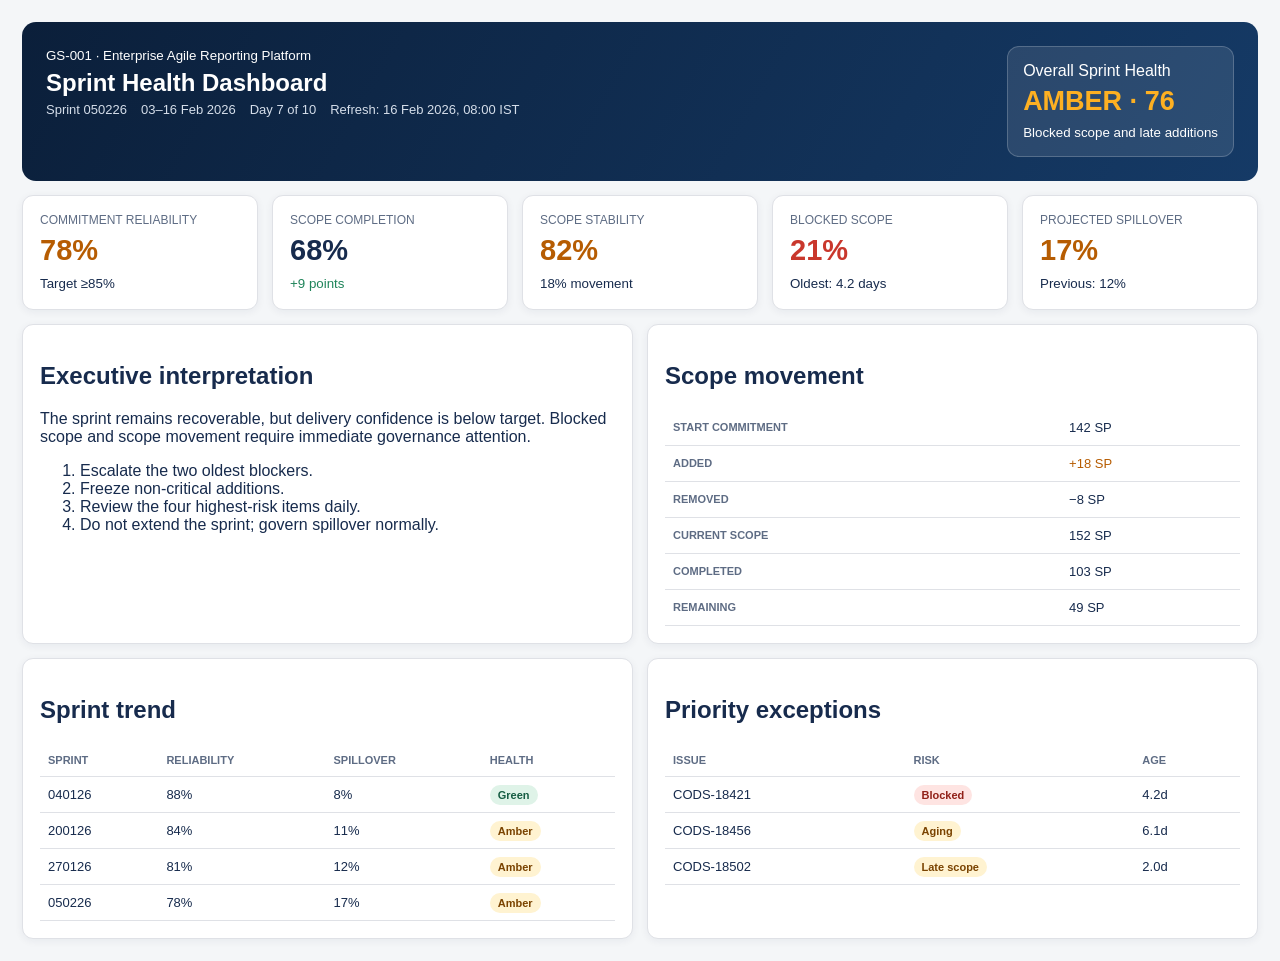
<file: reports/sprint-health/index.html>
<!DOCTYPE html><html lang="en"><head><meta charset="UTF-8"><meta name="viewport" content="width=device-width,initial-scale=1"><title>GS-001 Sprint Health Dashboard</title><style>:root{--bg:#f4f6f8;--card:#fff;--text:#172b4d;--muted:#5e6c84;--line:#dfe1e6;--navy:#0b1f3a;--green:#1f845a;--amber:#b65c02;--red:#c9372c}*{box-sizing:border-box}body{margin:0;font-family:Segoe UI,Arial,sans-serif;background:var(--bg);color:var(--text)}main{max-width:1450px;margin:auto;padding:22px}.hero{background:linear-gradient(120deg,#0b1f3a,#153a66);color:#fff;padding:24px;border-radius:14px;display:flex;justify-content:space-between;gap:20px;flex-wrap:wrap}.hero h1{margin:5px 0}.meta{display:flex;gap:14px;flex-wrap:wrap;color:#d5deea;font-size:13px}.health{background:rgba(255,255,255,.1);border:1px solid rgba(255,255,255,.2);border-radius:12px;padding:15px;min-width:225px}.health b{display:block;font-size:27px;color:#fdb022;margin:6px 0}.grid{display:grid;gap:14px;margin-top:14px}.kpis{grid-template-columns:repeat(auto-fit,minmax(190px,1fr))}.two{grid-template-columns:repeat(auto-fit,minmax(420px,1fr))}.card{background:#fff;border:1px solid var(--line);border-radius:11px;padding:17px;box-shadow:0 2px 8px rgba(9,30,66,.06)}.label{font-size:12px;color:var(--muted);text-transform:uppercase}.value{font-size:29px;font-weight:700;margin:7px 0}.amber{color:var(--amber)}.red{color:var(--red)}.green{color:var(--green)}table{width:100%;border-collapse:collapse;font-size:13px}th,td{padding:10px 8px;border-bottom:1px solid var(--line);text-align:left}th{font-size:11px;color:var(--muted);text-transform:uppercase}.pill{padding:4px 8px;border-radius:999px;font-size:11px;font-weight:700}.pill.red{background:#fee4e2;color:#912018}.pill.amber{background:#fff3d1;color:#7a4300}.pill.green{background:#dff3e8;color:#155c42}@media(max-width:700px){main{padding:12px}.two{grid-template-columns:1fr}}</style></head><body><main><section class="hero"><div><small>GS-001 · Enterprise Agile Reporting Platform</small><h1>Sprint Health Dashboard</h1><div class="meta"><span>Sprint 050226</span><span>03–16 Feb 2026</span><span>Day 7 of 10</span><span>Refresh: 16 Feb 2026, 08:00 IST</span></div></div><div class="health">Overall Sprint Health<b>AMBER · 76</b><small>Blocked scope and late additions</small></div></section><section class="grid kpis"><div class="card"><div class="label">Commitment Reliability</div><div class="value amber">78%</div><small>Target ≥85%</small></div><div class="card"><div class="label">Scope Completion</div><div class="value">68%</div><small class="green">+9 points</small></div><div class="card"><div class="label">Scope Stability</div><div class="value amber">82%</div><small>18% movement</small></div><div class="card"><div class="label">Blocked Scope</div><div class="value red">21%</div><small>Oldest: 4.2 days</small></div><div class="card"><div class="label">Projected Spillover</div><div class="value amber">17%</div><small>Previous: 12%</small></div></section><section class="grid two"><div class="card"><h2>Executive interpretation</h2><p>The sprint remains recoverable, but delivery confidence is below target. Blocked scope and scope movement require immediate governance attention.</p><ol><li>Escalate the two oldest blockers.</li><li>Freeze non-critical additions.</li><li>Review the four highest-risk items daily.</li><li>Do not extend the sprint; govern spillover normally.</li></ol></div><div class="card"><h2>Scope movement</h2><table><tr><th>Start commitment</th><td>142 SP</td></tr><tr><th>Added</th><td class="amber">+18 SP</td></tr><tr><th>Removed</th><td>−8 SP</td></tr><tr><th>Current scope</th><td>152 SP</td></tr><tr><th>Completed</th><td>103 SP</td></tr><tr><th>Remaining</th><td>49 SP</td></tr></table></div></section><section class="grid two"><div class="card"><h2>Sprint trend</h2><table><tr><th>Sprint</th><th>Reliability</th><th>Spillover</th><th>Health</th></tr><tr><td>040126</td><td>88%</td><td>8%</td><td><span class="pill green">Green</span></td></tr><tr><td>200126</td><td>84%</td><td>11%</td><td><span class="pill amber">Amber</span></td></tr><tr><td>270126</td><td>81%</td><td>12%</td><td><span class="pill amber">Amber</span></td></tr><tr><td>050226</td><td>78%</td><td>17%</td><td><span class="pill amber">Amber</span></td></tr></table></div><div class="card"><h2>Priority exceptions</h2><table><tr><th>Issue</th><th>Risk</th><th>Age</th></tr><tr><td>CODS-18421</td><td><span class="pill red">Blocked</span></td><td>4.2d</td></tr><tr><td>CODS-18456</td><td><span class="pill amber">Aging</span></td><td>6.1d</td></tr><tr><td>CODS-18502</td><td><span class="pill amber">Late scope</span></td><td>2.0d</td></tr></table></div></section></main></body></html>
</file>
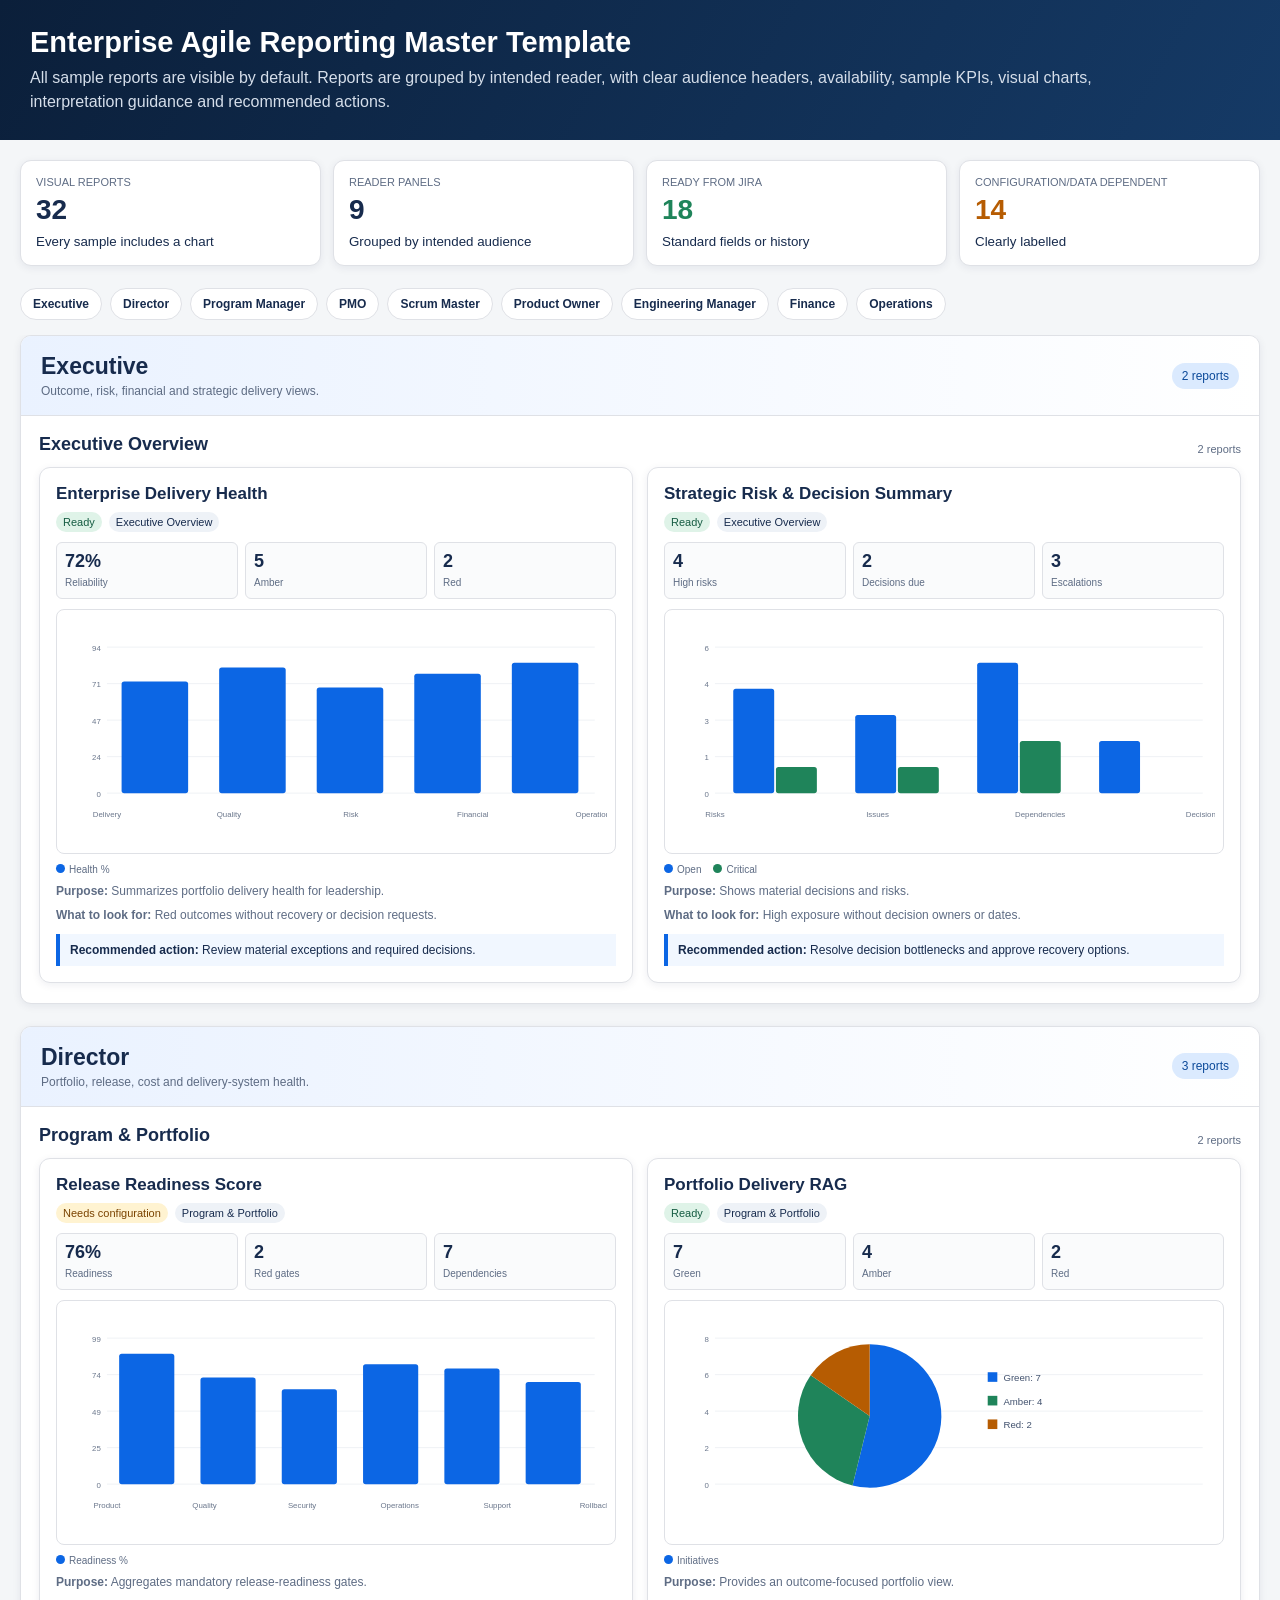
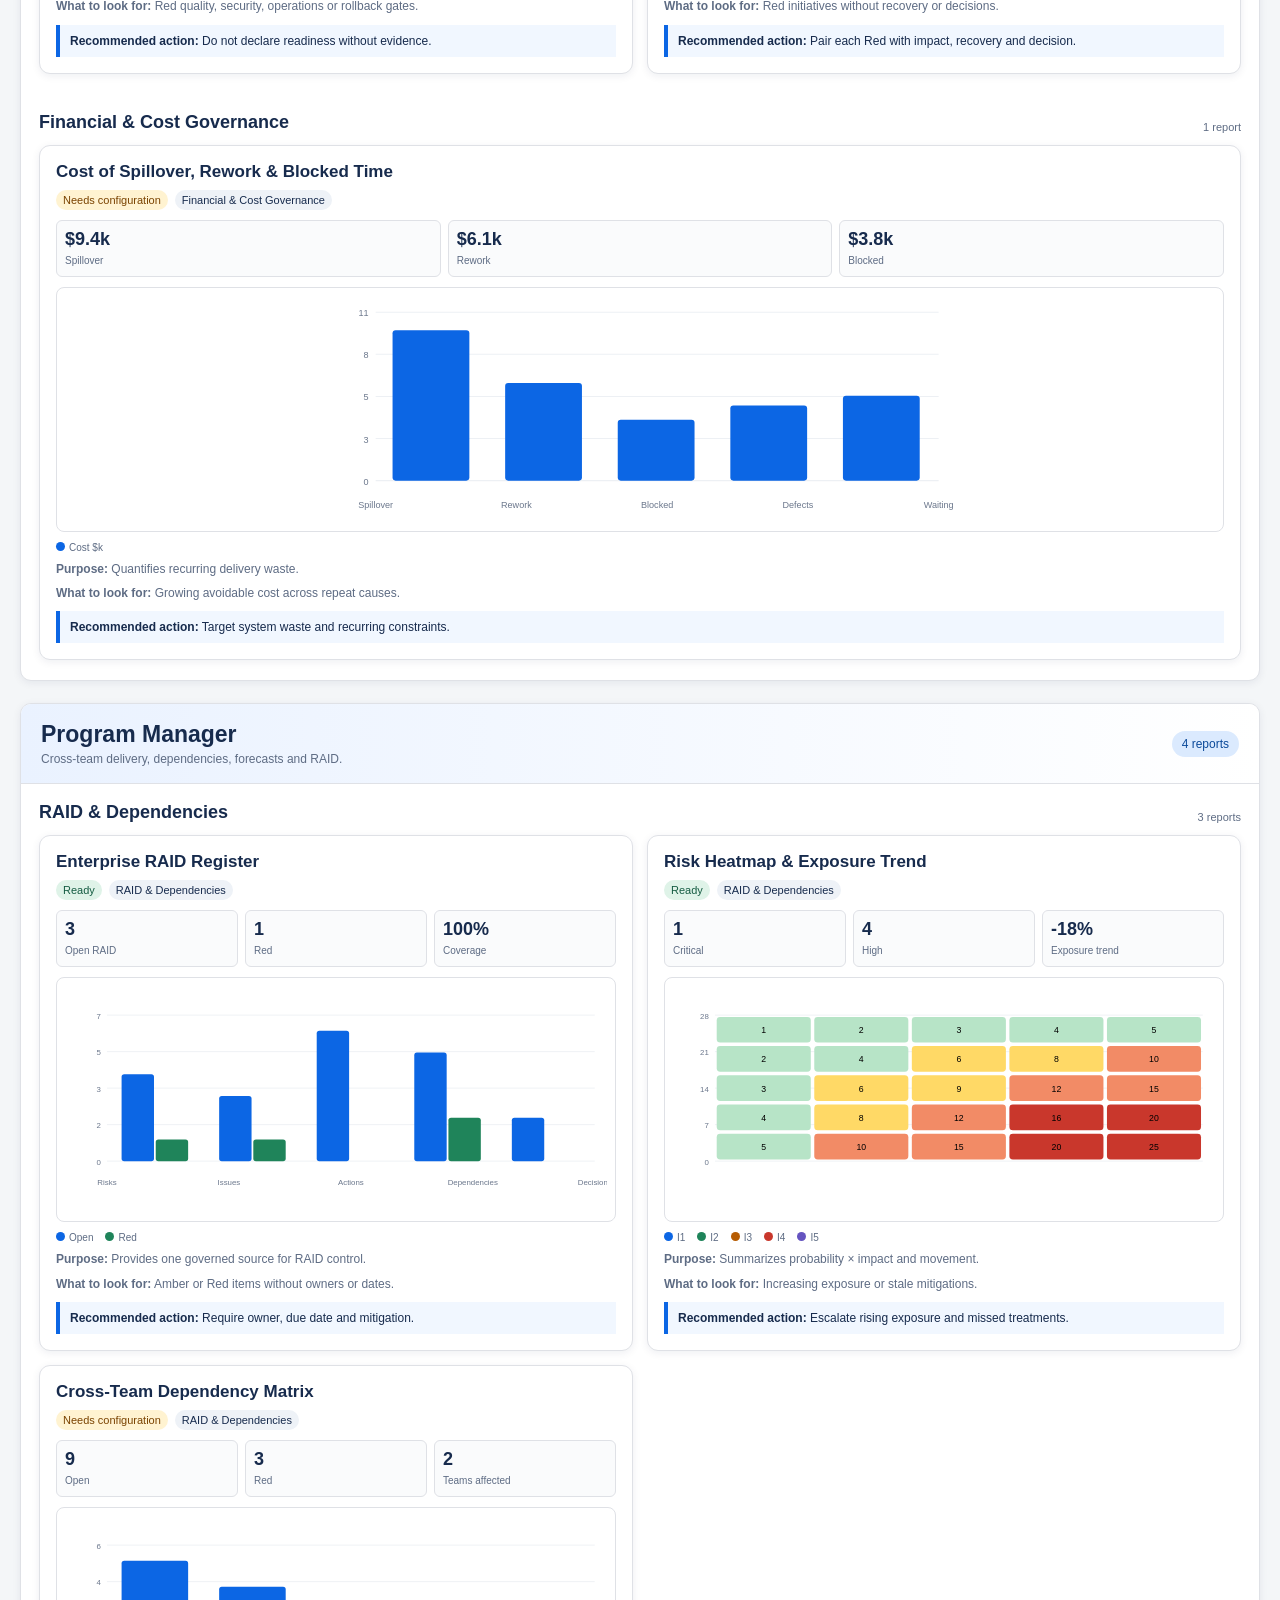
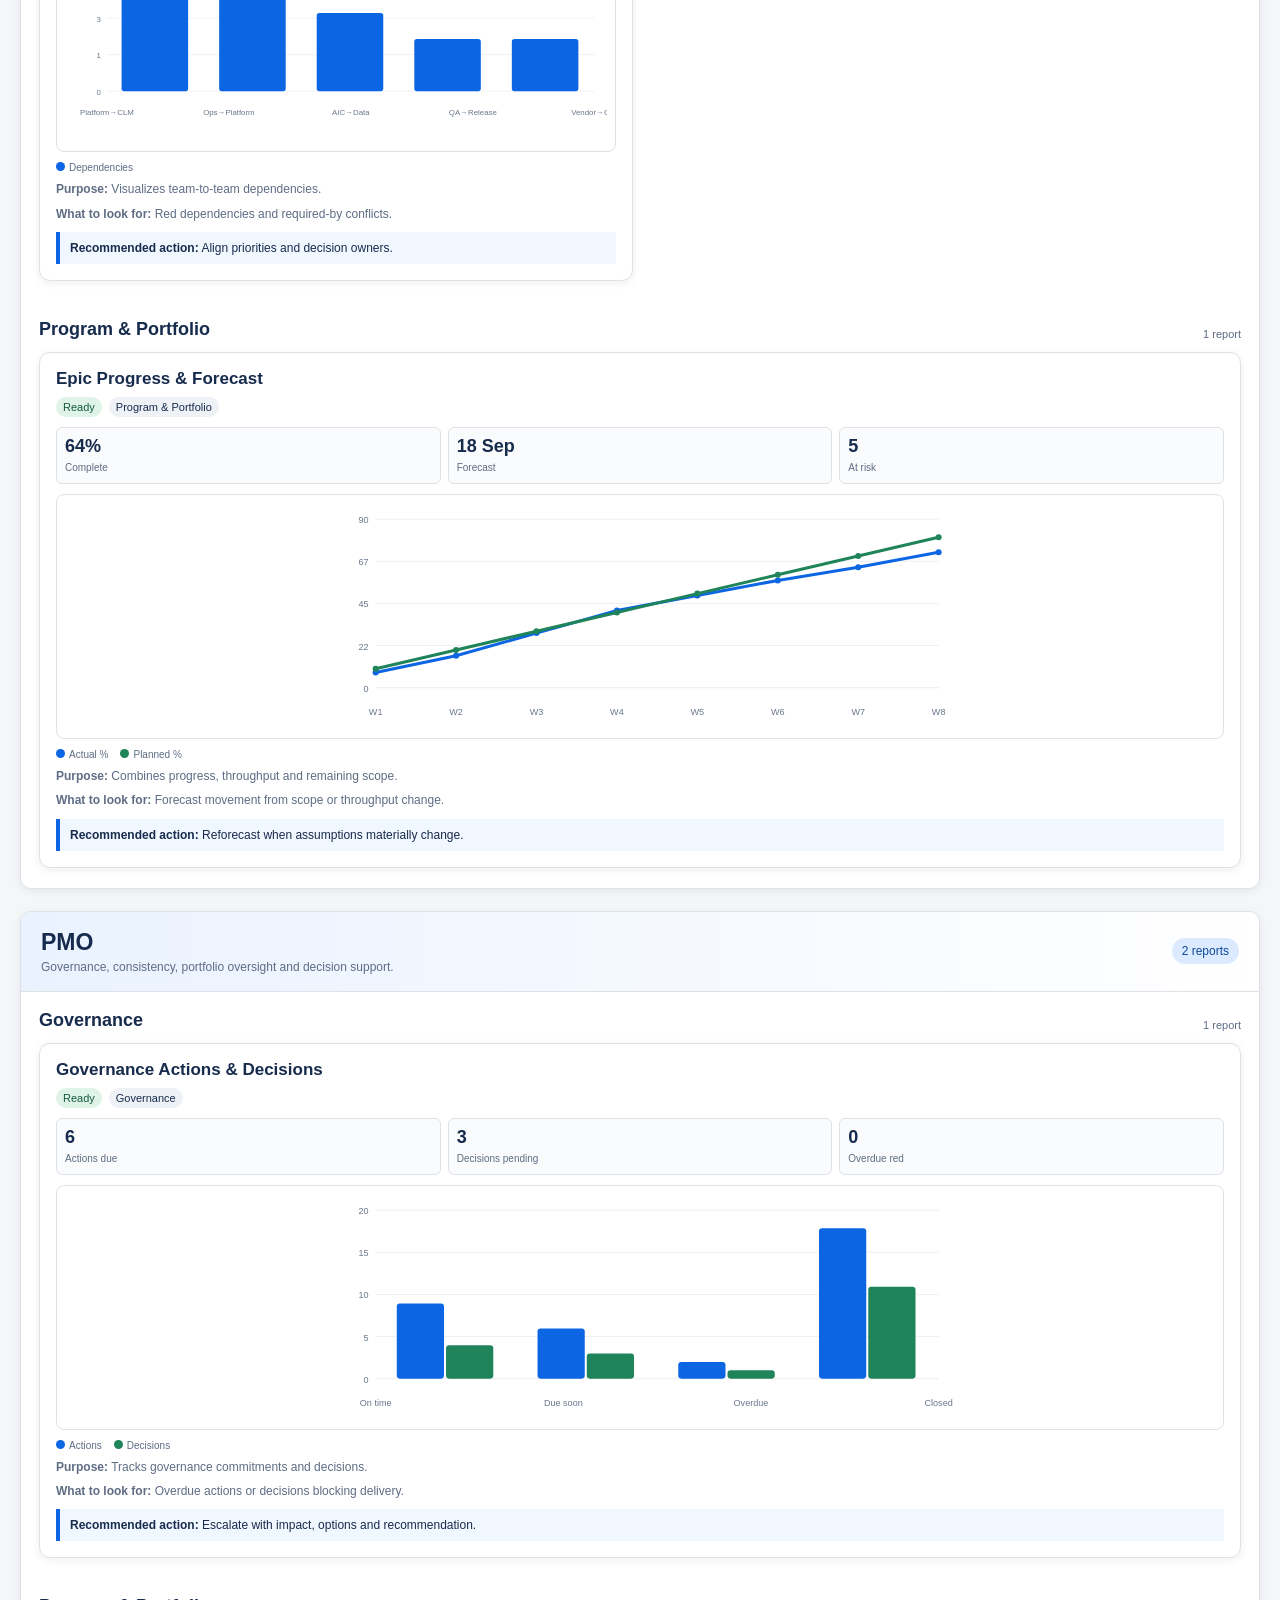
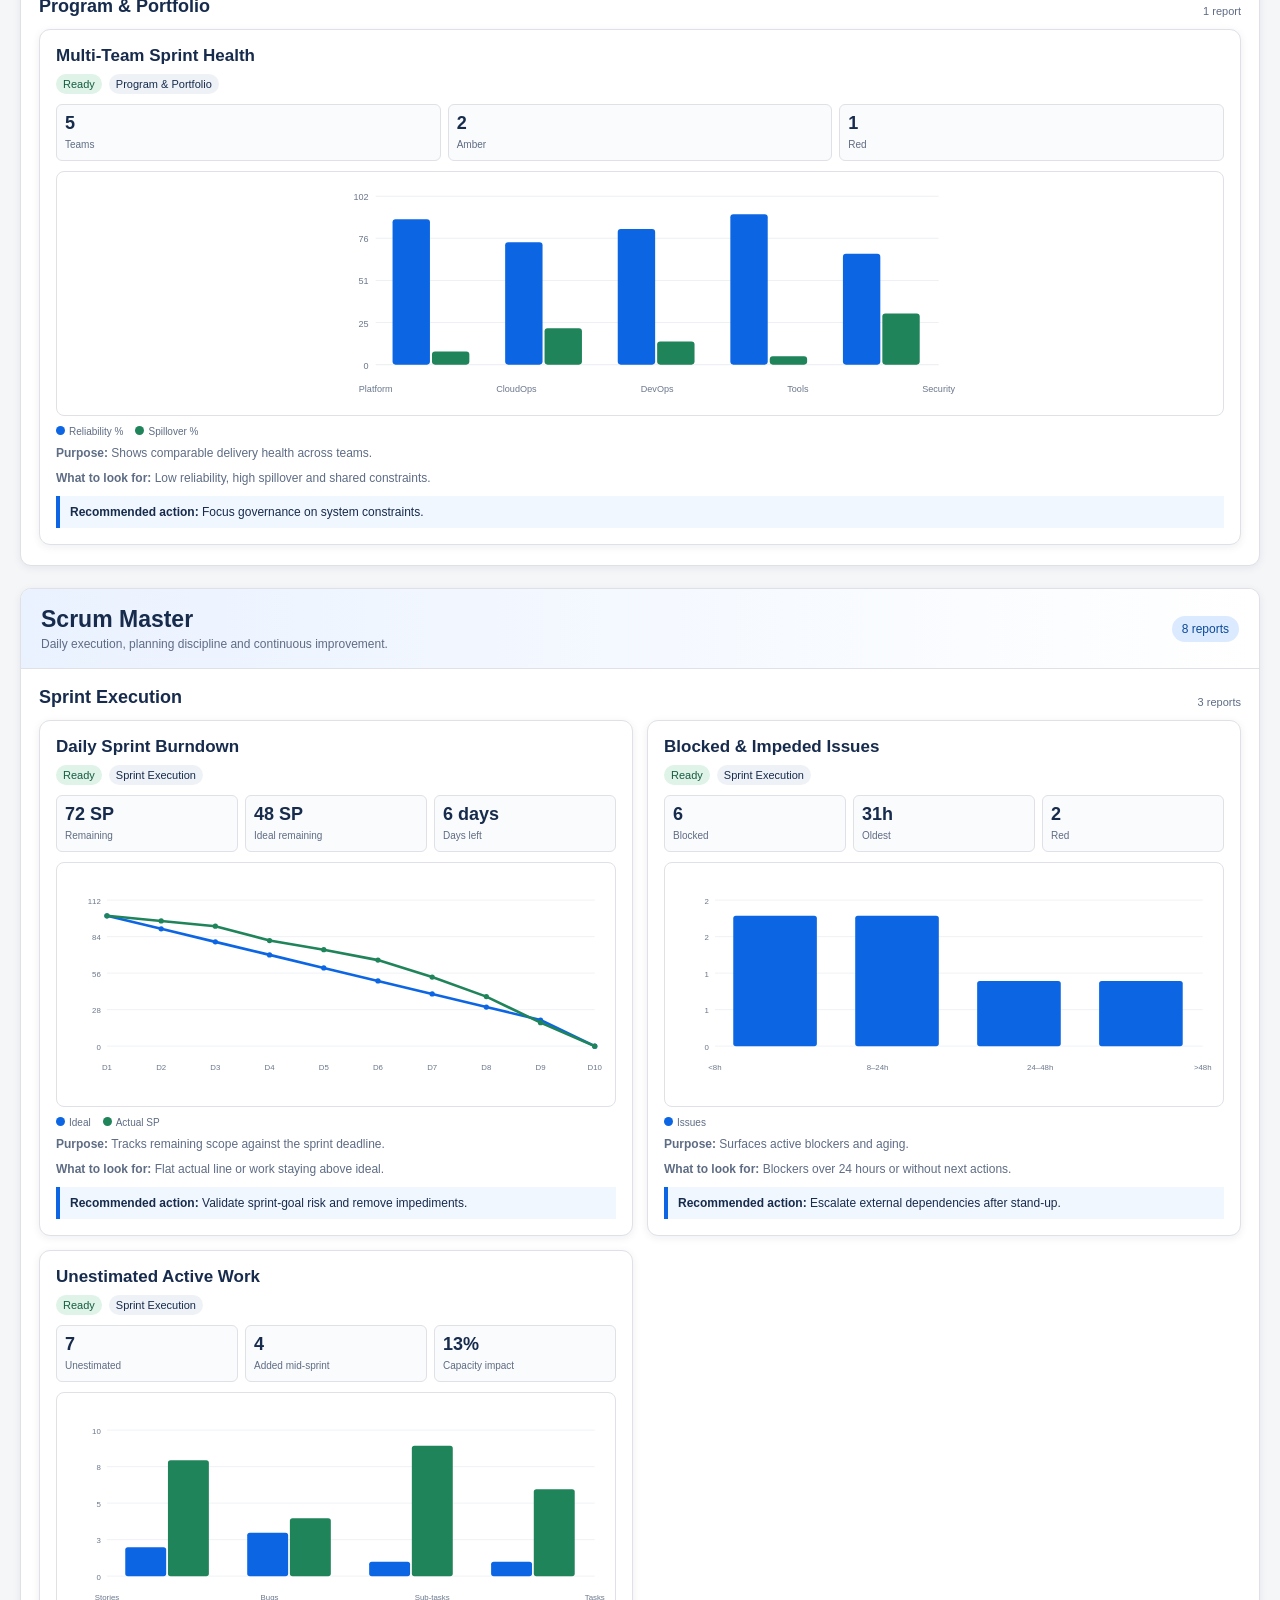
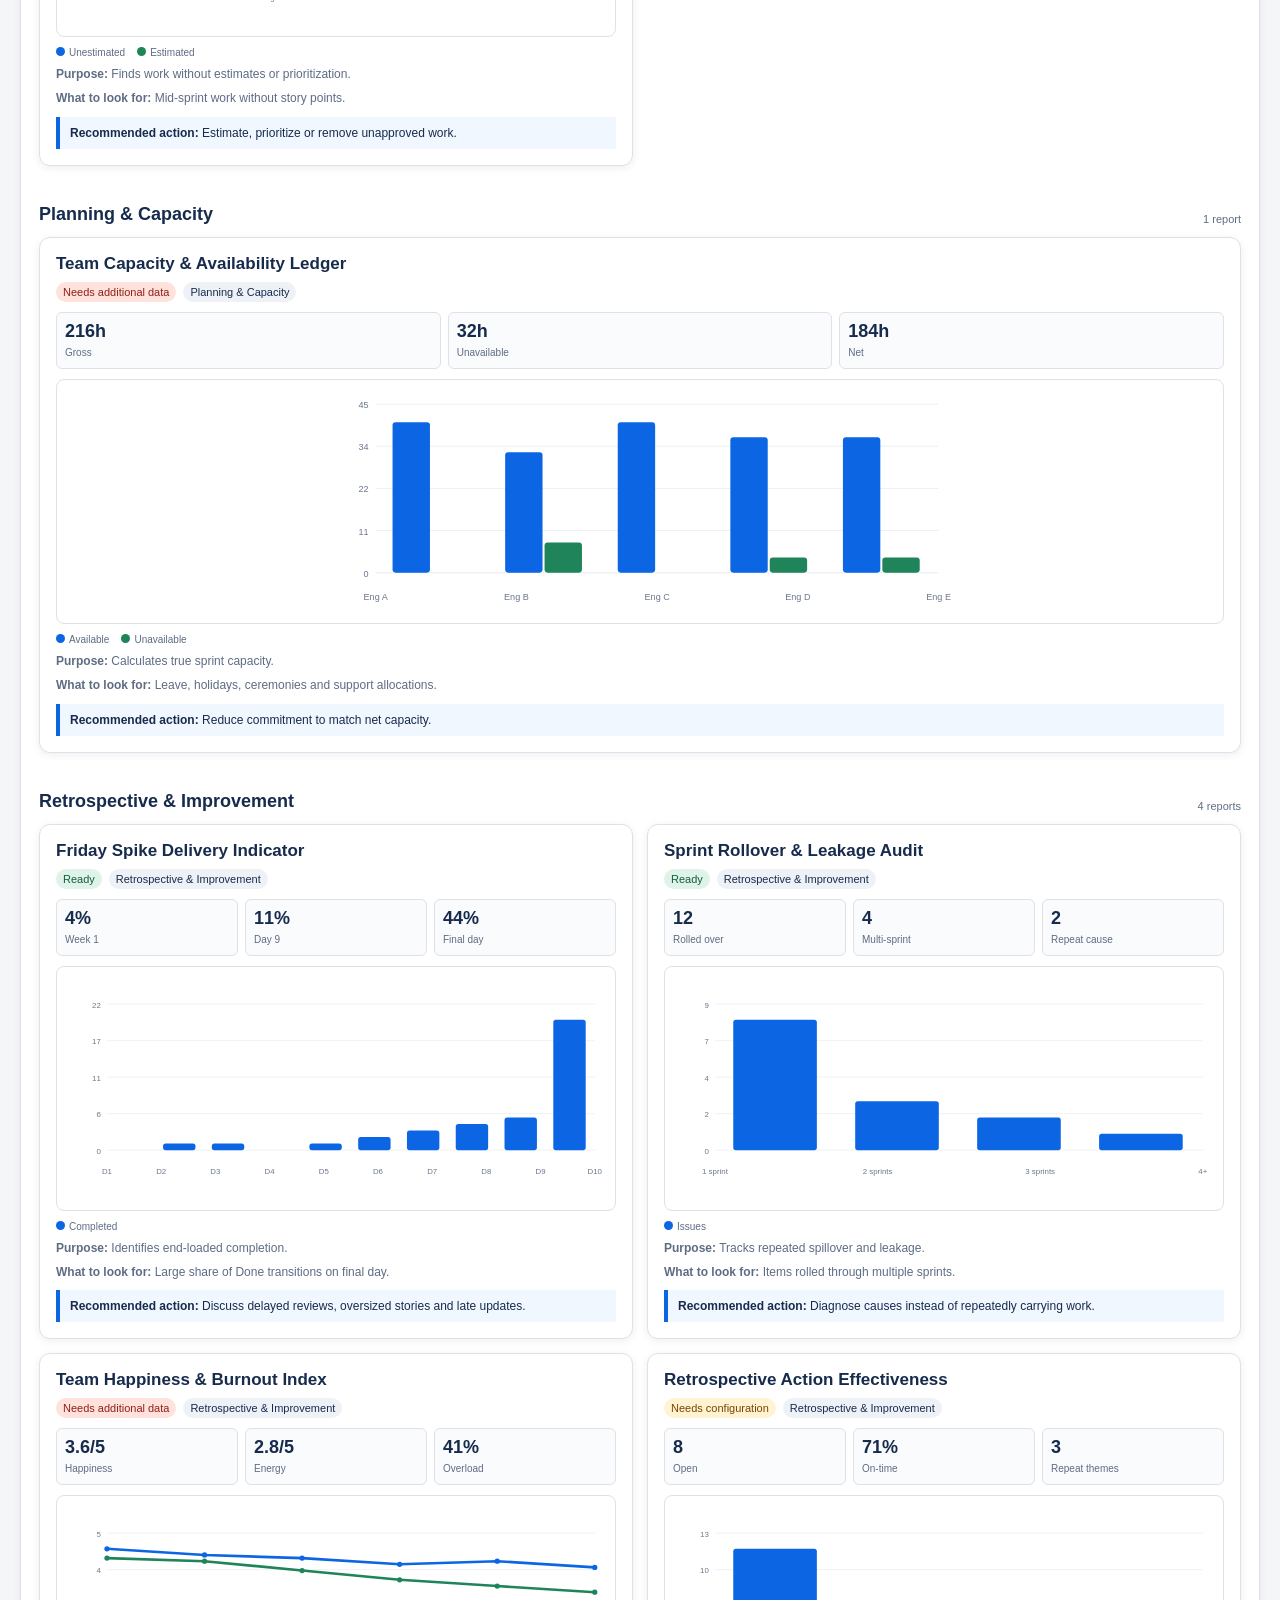
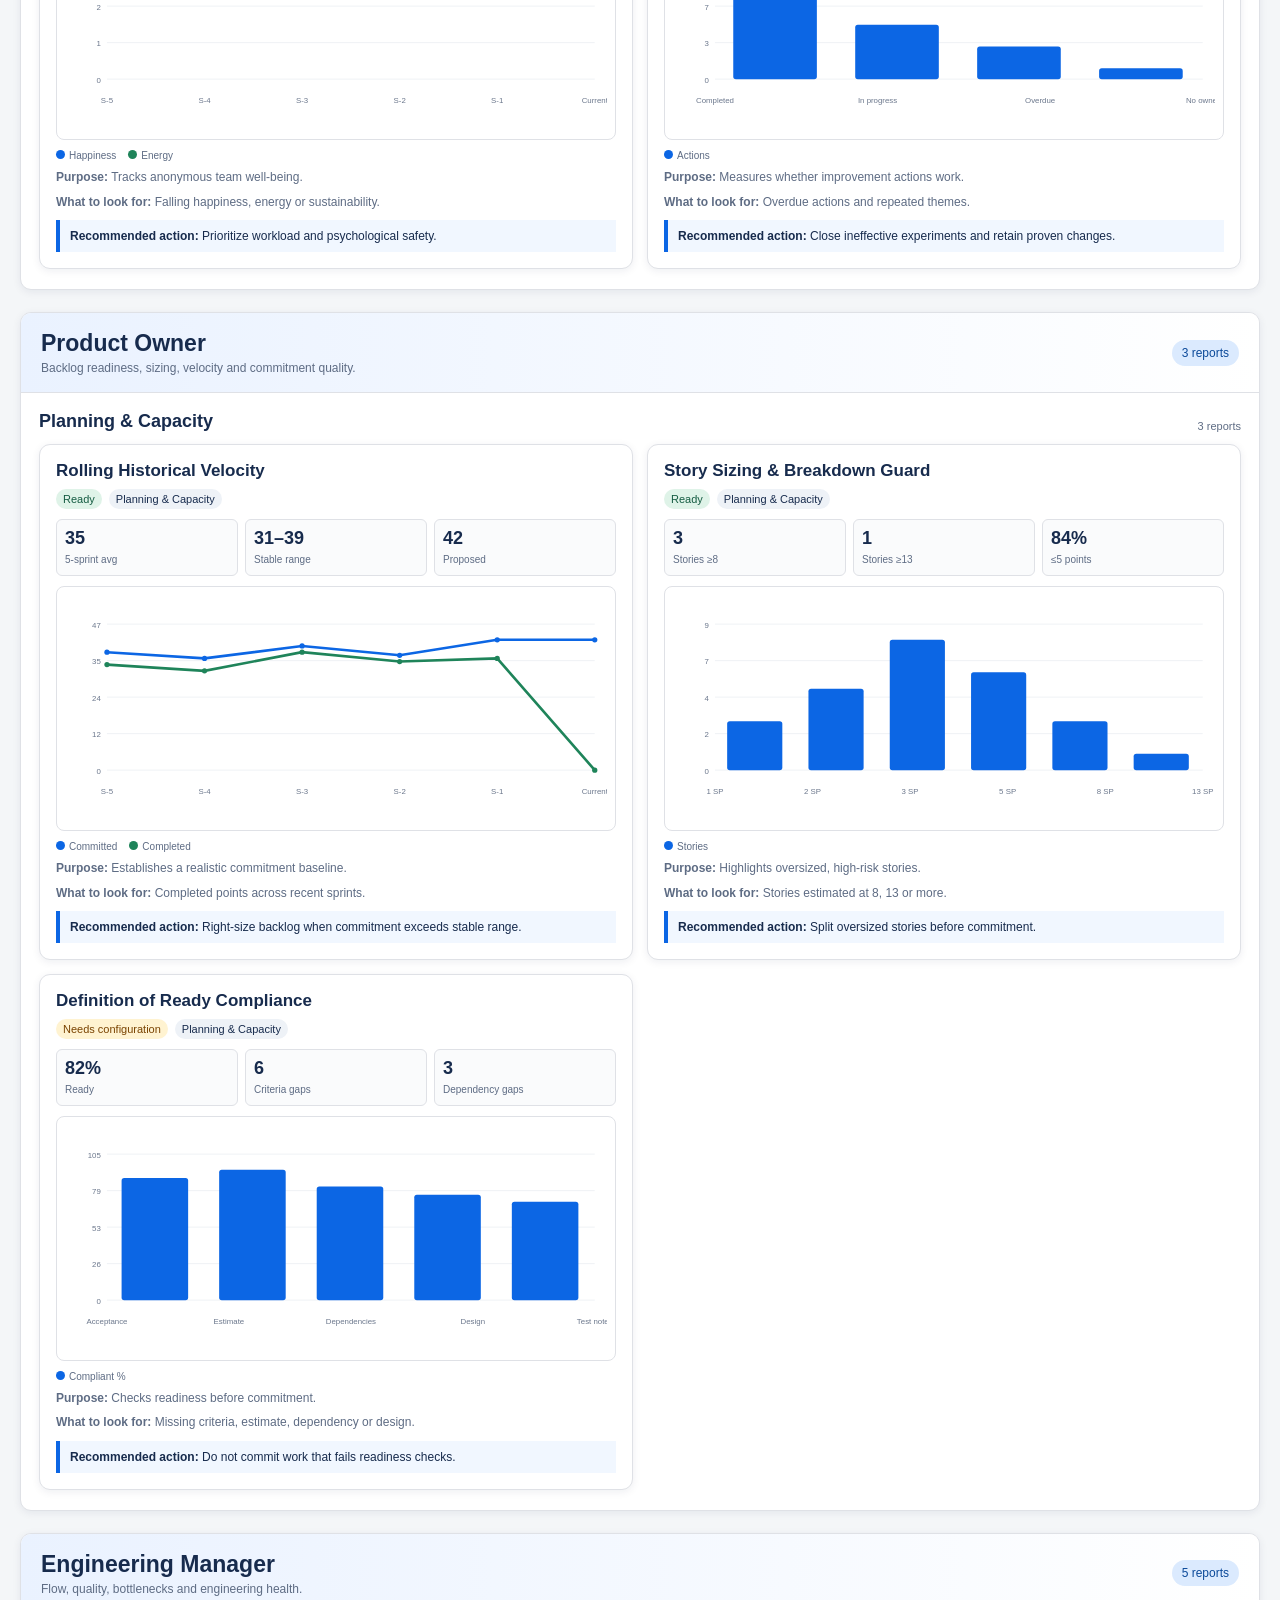
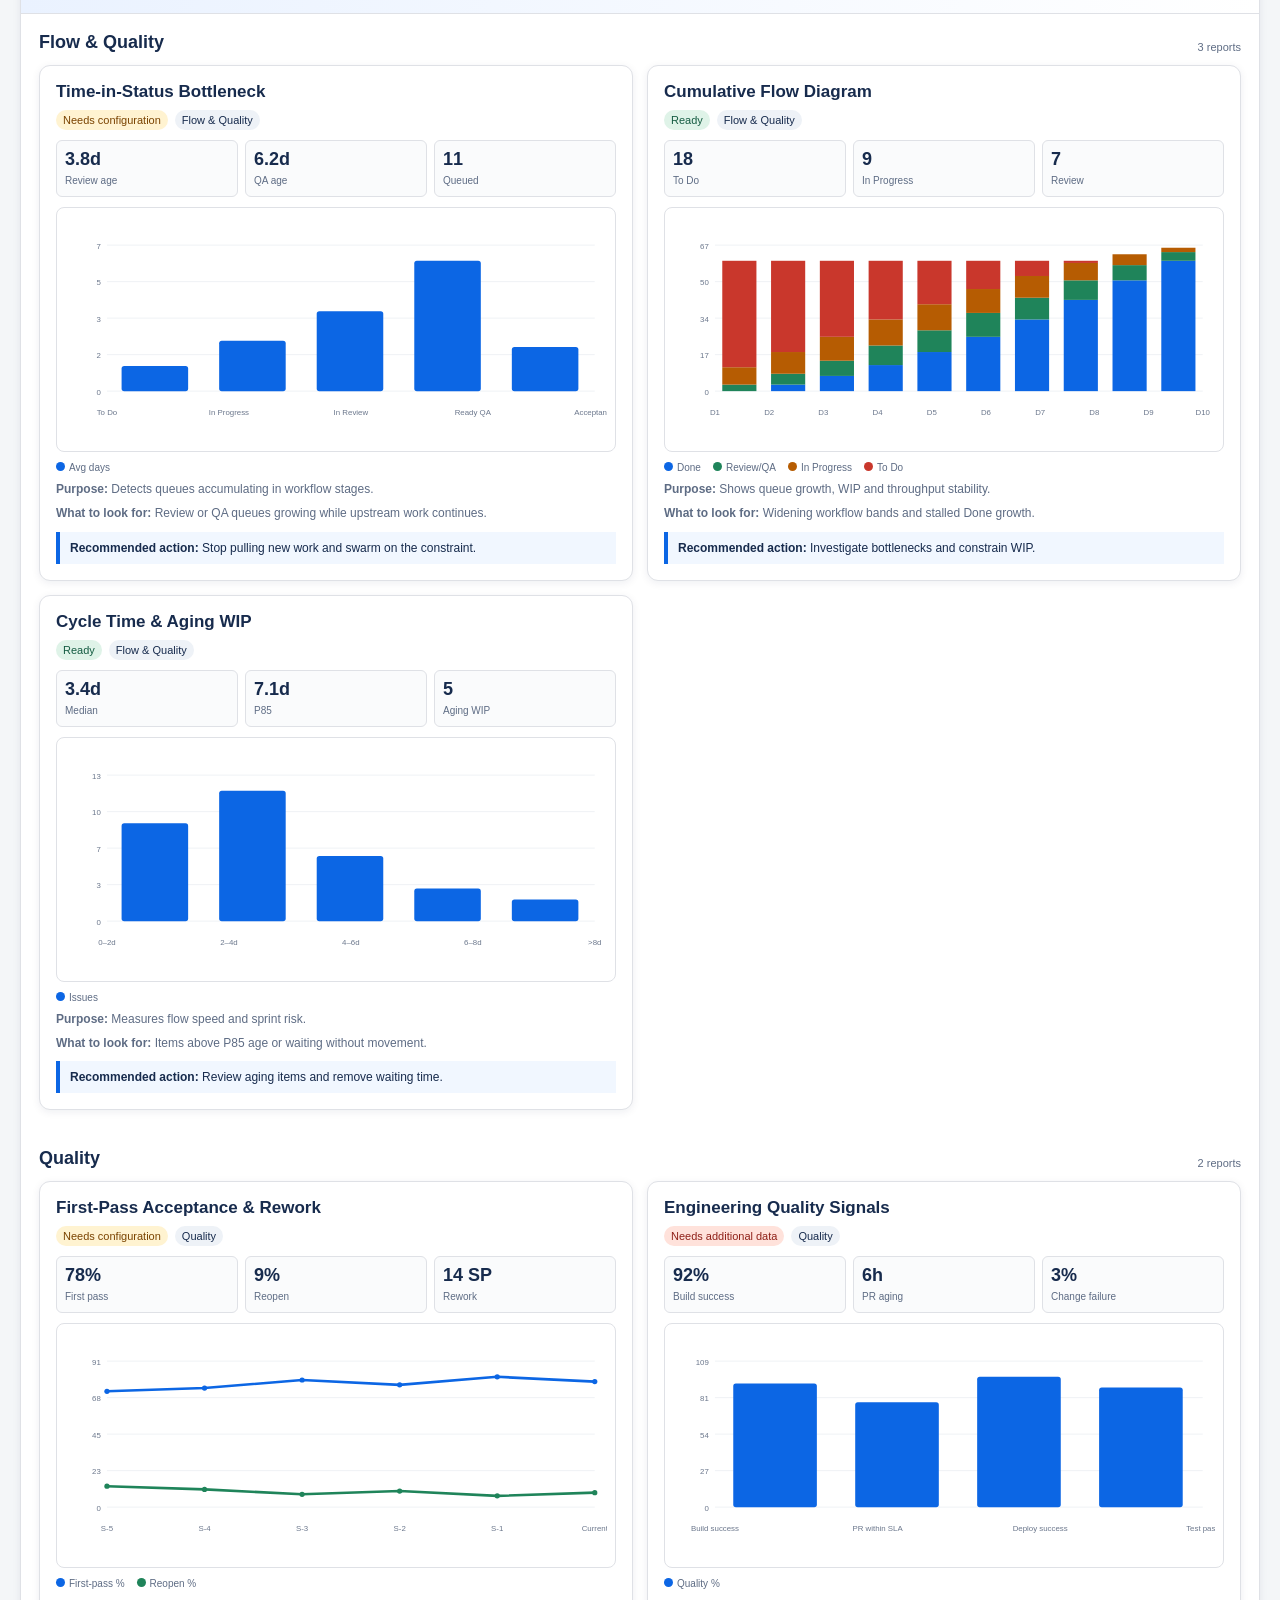
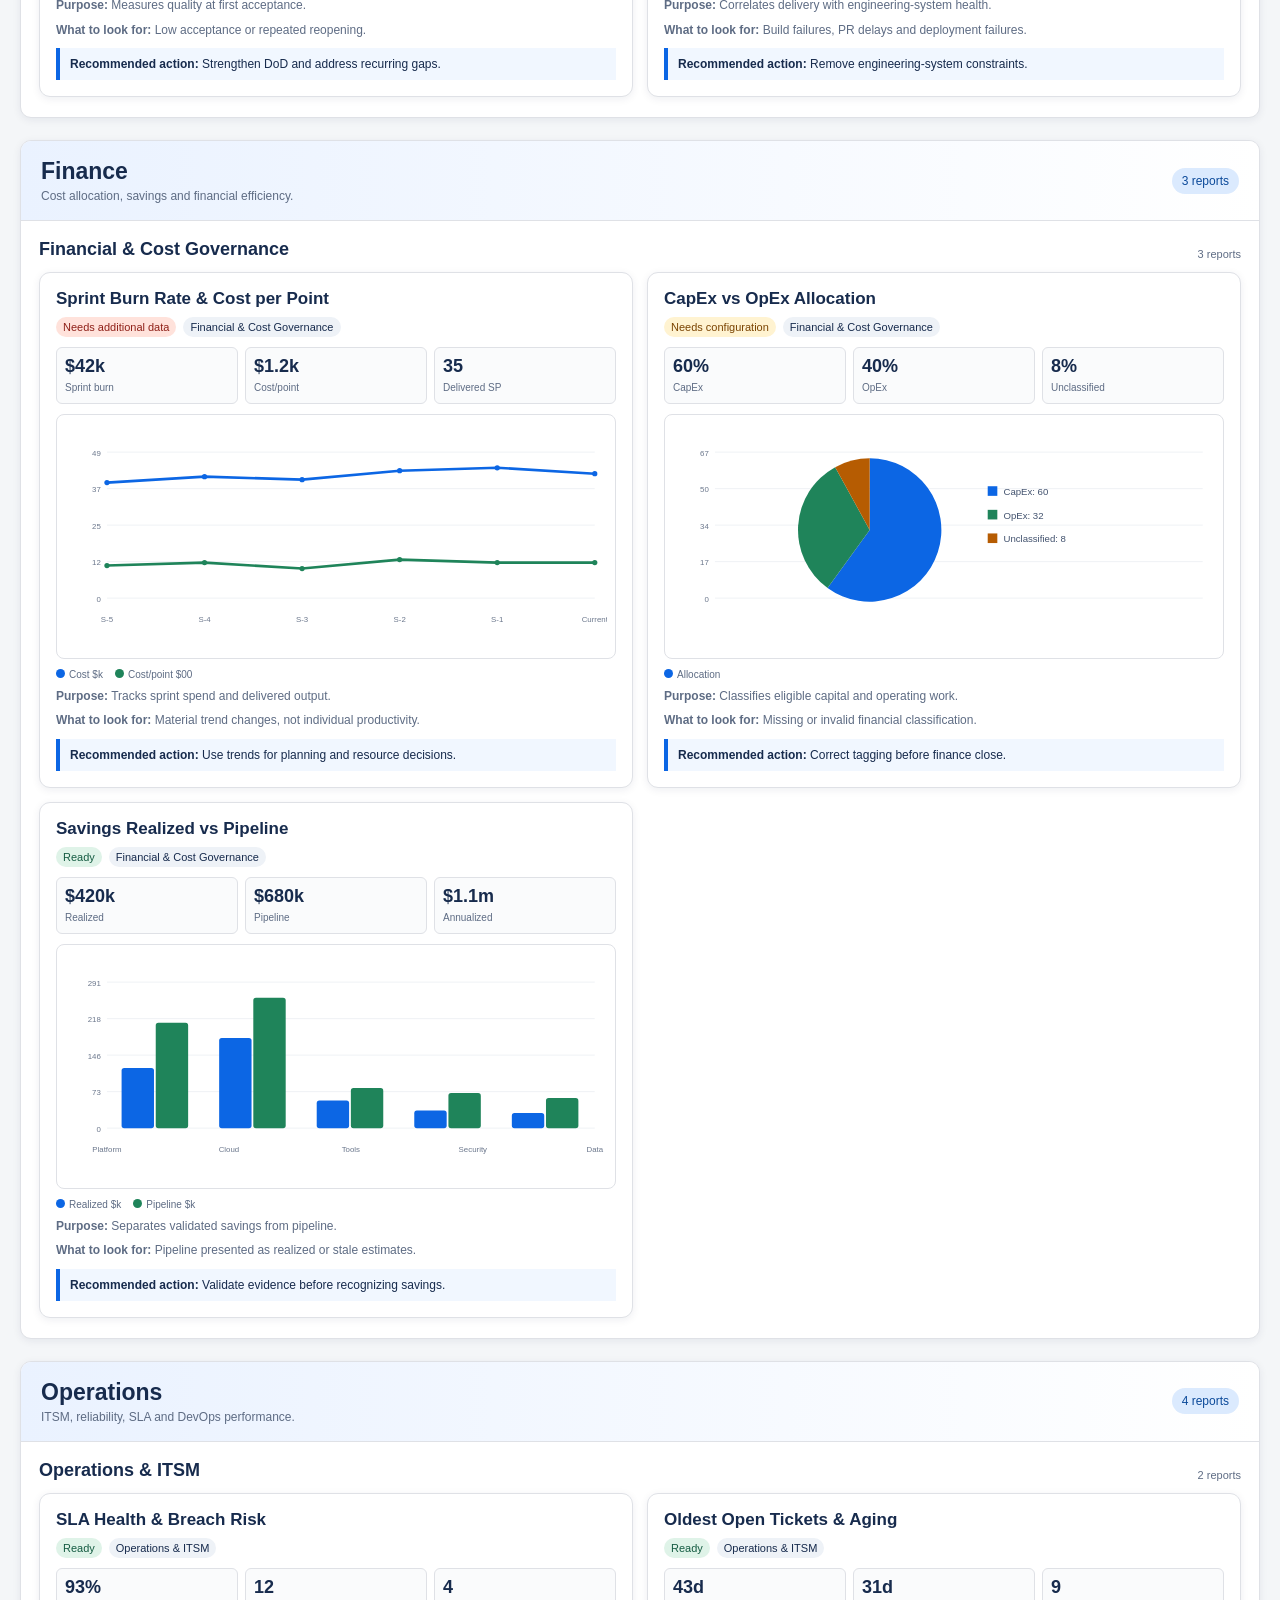
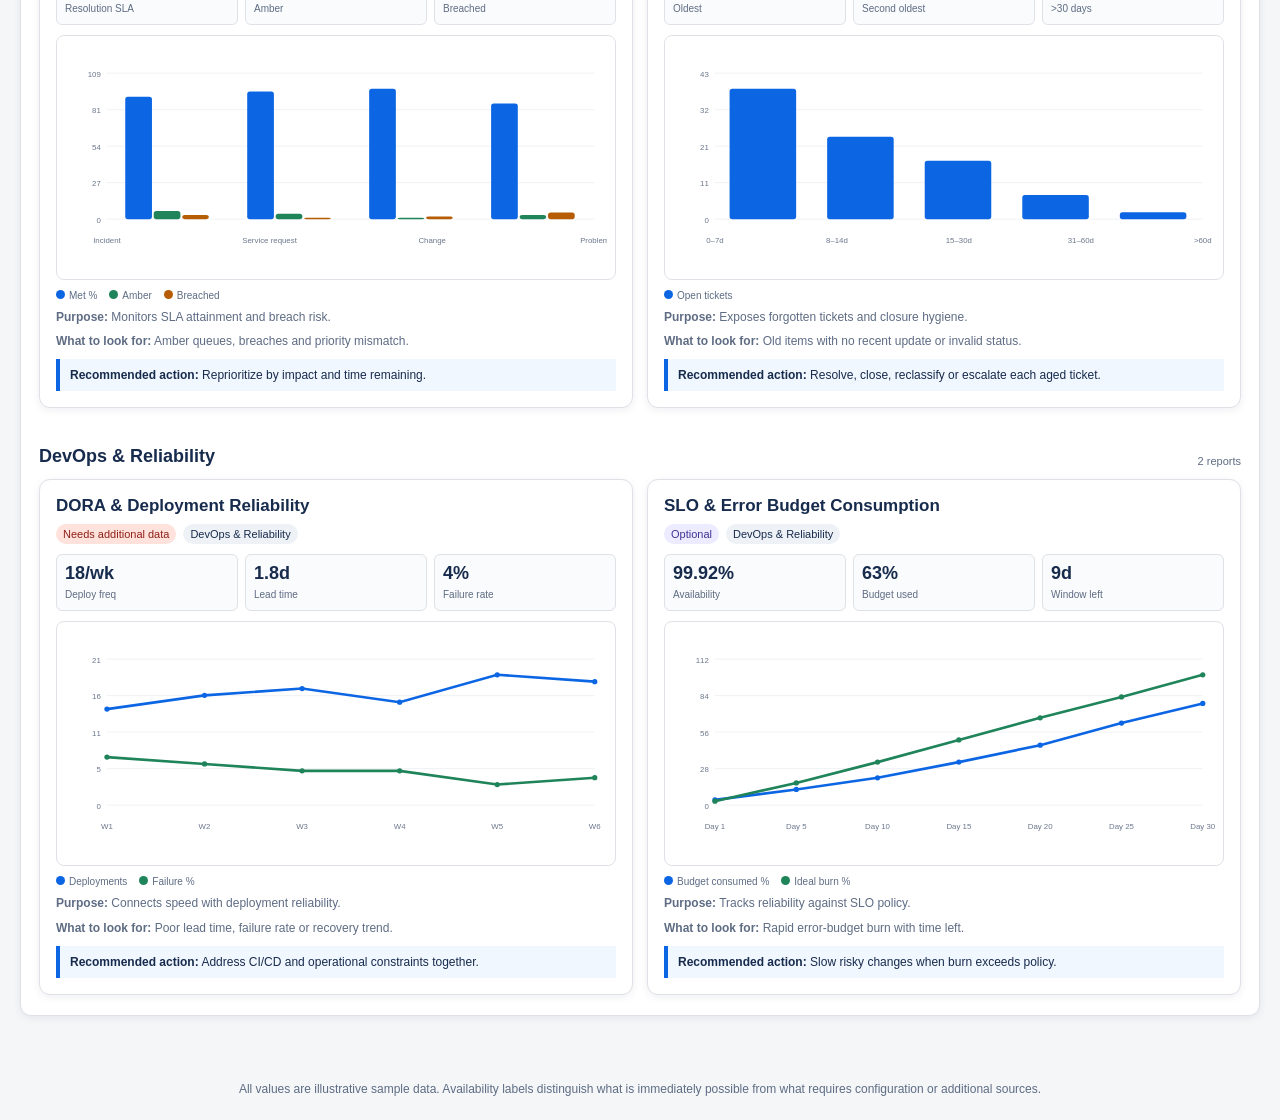
<file: dashboards/Sprint-Monitoring-Dashboard-v2.html>
<!DOCTYPE html><html lang="en"><head><meta charset="UTF-8"><meta name="viewport" content="width=device-width,initial-scale=1"><title>Enterprise Agile Reporting Master Template</title><style>:root{--navy:#0b1f3a;--blue:#0c66e4;--bg:#f4f6f8;--text:#172b4d;--muted:#5e6c84;--line:#dfe1e6;--green:#1f845a;--amber:#b65c02;--red:#c9372c}*{box-sizing:border-box}body{margin:0;font-family:Segoe UI,Arial,sans-serif;background:var(--bg);color:var(--text)}header{background:linear-gradient(120deg,#0b1f3a,#153a66);color:#fff;padding:26px 30px}header h1{margin:0 0 7px;font-size:29px}header p{margin:0;color:#d5deea;max-width:1100px;line-height:1.5}main{max-width:1700px;margin:auto;padding:20px}.summary{display:grid;grid-template-columns:repeat(auto-fit,minmax(190px,1fr));gap:12px;margin-bottom:18px}.card,.report,.audience{background:#fff;border:1px solid var(--line);border-radius:11px;box-shadow:0 2px 9px rgba(9,30,66,.07)}.card{padding:15px}.label{font-size:11px;color:var(--muted);text-transform:uppercase}.value{font-size:28px;font-weight:700;margin:6px 0}.jump{display:flex;gap:8px;overflow:auto;padding:4px 0 15px;position:sticky;top:0;background:var(--bg);z-index:8}.jump a{background:#fff;border:1px solid var(--line);border-radius:18px;padding:8px 12px;text-decoration:none;color:var(--text);white-space:nowrap;font-weight:600;font-size:12px}.audience{margin-bottom:22px;overflow:hidden}.audience-head{padding:17px 20px;background:linear-gradient(90deg,#eaf2ff,#fff);border-bottom:1px solid var(--line);display:flex;justify-content:space-between;gap:15px;align-items:center}.audience-head h2{margin:0;font-size:23px}.audience-head p{margin:4px 0 0;color:var(--muted);font-size:12px}.count{font-size:12px;background:#dbeafe;color:#0c4a9a;border-radius:15px;padding:6px 10px;white-space:nowrap}.category{padding:18px 18px 2px}.category-title{display:flex;justify-content:space-between;align-items:end;margin-bottom:12px}.category-title h3{margin:0;font-size:18px}.category-title span{font-size:11px;color:var(--muted)}.grid{display:grid;grid-template-columns:repeat(auto-fit,minmax(470px,1fr));gap:14px;margin-bottom:18px}.report{padding:16px}.report h4{margin:0 0 5px;font-size:17px}.meta{display:flex;gap:7px;flex-wrap:wrap;margin:8px 0 10px}.pill{font-size:11px;padding:4px 7px;border-radius:12px;background:#eef2f7}.ready{background:#dff3e8;color:#155c42}.config{background:#fff3d1;color:#7a4300}.data{background:#ffe2db;color:#8f2018}.optional{background:#ecebff;color:#403294}.metrics{display:grid;grid-template-columns:repeat(3,1fr);gap:7px;margin-bottom:10px}.metric{background:#fafbfc;border:1px solid var(--line);padding:8px;border-radius:6px}.metric b{display:block;font-size:18px}.metric span{font-size:10px;color:var(--muted)}.chart{height:245px;border:1px solid var(--line);border-radius:8px;background:#fff;padding:8px;margin:10px 0}.chart svg{width:100%;height:100%}.legend{display:flex;gap:12px;flex-wrap:wrap;font-size:10px;color:var(--muted);margin:4px 0 8px}.dot{display:inline-block;width:9px;height:9px;border-radius:50%;margin-right:4px}.report p{font-size:12px;line-height:1.45;color:var(--muted);margin:7px 0}.action{border-left:4px solid var(--blue);background:#f1f7ff;padding:9px 10px;font-size:12px;margin-top:9px}footer{text-align:center;padding:24px;color:var(--muted);font-size:12px}@media(max-width:760px){main{padding:11px}.grid{grid-template-columns:1fr}.metrics{grid-template-columns:1fr}.chart{height:220px}.audience-head{align-items:flex-start;flex-direction:column}}</style></head><body><header><h1>Enterprise Agile Reporting Master Template</h1><p>All sample reports are visible by default. Reports are grouped by intended reader, with clear audience headers, availability, sample KPIs, visual charts, interpretation guidance and recommended actions.</p></header><main><section class="summary"><div class="card"><div class="label">Visual reports</div><div class="value">32</div><small>Every sample includes a chart</small></div><div class="card"><div class="label">Reader panels</div><div class="value">9</div><small>Grouped by intended audience</small></div><div class="card"><div class="label">Ready from Jira</div><div class="value" style="color:var(--green)">18</div><small>Standard fields or history</small></div><div class="card"><div class="label">Configuration/data dependent</div><div class="value" style="color:var(--amber)">14</div><small>Clearly labelled</small></div></section><nav class="jump" id="jump"></nav><div id="content"></div></main><footer>All values are illustrative sample data. Availability labels distinguish what is immediately possible from what requires configuration or additional sources.</footer><script>const C=['#0c66e4','#1f845a','#b65c02','#c9372c','#6554c0','#008da6'];const A=['Executive','Director','Program Manager','PMO','Scrum Master','Product Owner','Engineering Manager','Finance','Operations'];const D={'Executive':'Outcome, risk, financial and strategic delivery views.','Director':'Portfolio, release, cost and delivery-system health.','Program Manager':'Cross-team delivery, dependencies, forecasts and RAID.','PMO':'Governance, consistency, portfolio oversight and decision support.','Scrum Master':'Daily execution, planning discipline and continuous improvement.','Product Owner':'Backlog readiness, sizing, velocity and commitment quality.','Engineering Manager':'Flow, quality, bottlenecks and engineering health.','Finance':'Cost allocation, savings and financial efficiency.','Operations':'ITSM, reliability, SLA and DevOps performance.'};const R=(aud,cat,n,st,p,w,a,k,kl,t,x,s)=>({aud,cat,n,st,p,w,a,k,kl,t,x,s});const r=[R('Executive','Executive Overview','Enterprise Delivery Health','Ready','Summarizes portfolio delivery health for leadership.','Red outcomes without recovery or decision requests.','Review material exceptions and required decisions.',['72%','5','2'],['Reliability','Amber','Red'],'bar',['Delivery','Quality','Risk','Financial','Operations'],[['Health %',[72,81,68,77,84]]]),R('Executive','Executive Overview','Strategic Risk & Decision Summary','Ready','Shows material decisions and risks.','High exposure without decision owners or dates.','Resolve decision bottlenecks and approve recovery options.',['4','2','3'],['High risks','Decisions due','Escalations'],'bar',['Risks','Issues','Dependencies','Decisions'],[['Open',[4,3,5,2]],['Critical',[1,1,2,0]]]),R('Scrum Master','Sprint Execution','Daily Sprint Burndown','Ready','Tracks remaining scope against the sprint deadline.','Flat actual line or work staying above ideal.','Validate sprint-goal risk and remove impediments.',['72 SP','48 SP','6 days'],['Remaining','Ideal remaining','Days left'],'line',['D1','D2','D3','D4','D5','D6','D7','D8','D9','D10'],[['Ideal',[100,90,80,70,60,50,40,30,20,0]],['Actual SP',[100,96,92,81,74,66,53,38,18,0]]]),R('Scrum Master','Sprint Execution','Blocked & Impeded Issues','Ready','Surfaces active blockers and aging.','Blockers over 24 hours or without next actions.','Escalate external dependencies after stand-up.',['6','31h','2'],['Blocked','Oldest','Red'],'bar',['<8h','8–24h','24–48h','>48h'],[['Issues',[2,2,1,1]]]),R('Scrum Master','Sprint Execution','Unestimated Active Work','Ready','Finds work without estimates or prioritization.','Mid-sprint work without story points.','Estimate, prioritize or remove unapproved work.',['7','4','13%'],['Unestimated','Added mid-sprint','Capacity impact'],'bar',['Stories','Bugs','Sub-tasks','Tasks'],[['Unestimated',[2,3,1,1]],['Estimated',[8,4,9,6]]]),R('Scrum Master','Planning & Capacity','Team Capacity & Availability Ledger','Needs additional data','Calculates true sprint capacity.','Leave, holidays, ceremonies and support allocations.','Reduce commitment to match net capacity.',['216h','32h','184h'],['Gross','Unavailable','Net'],'bar',['Eng A','Eng B','Eng C','Eng D','Eng E'],[['Available',[40,32,40,36,36]],['Unavailable',[0,8,0,4,4]]]),R('Scrum Master','Retrospective & Improvement','Friday Spike Delivery Indicator','Ready','Identifies end-loaded completion.','Large share of Done transitions on final day.','Discuss delayed reviews, oversized stories and late updates.',['4%','11%','44%'],['Week 1','Day 9','Final day'],'bar',['D1','D2','D3','D4','D5','D6','D7','D8','D9','D10'],[['Completed',[0,1,1,0,1,2,3,4,5,20]]]),R('Scrum Master','Retrospective & Improvement','Sprint Rollover & Leakage Audit','Ready','Tracks repeated spillover and leakage.','Items rolled through multiple sprints.','Diagnose causes instead of repeatedly carrying work.',['12','4','2'],['Rolled over','Multi-sprint','Repeat cause'],'bar',['1 sprint','2 sprints','3 sprints','4+'],[['Issues',[8,3,2,1]]]),R('Scrum Master','Retrospective & Improvement','Team Happiness & Burnout Index','Needs additional data','Tracks anonymous team well-being.','Falling happiness, energy or sustainability.','Prioritize workload and psychological safety.',['3.6/5','2.8/5','41%'],['Happiness','Energy','Overload'],'line',['S-5','S-4','S-3','S-2','S-1','Current'],[['Happiness',[4.2,4,3.9,3.7,3.8,3.6]],['Energy',[3.9,3.8,3.5,3.2,3,2.8]]]),R('Scrum Master','Retrospective & Improvement','Retrospective Action Effectiveness','Needs configuration','Measures whether improvement actions work.','Overdue actions and repeated themes.','Close ineffective experiments and retain proven changes.',['8','71%','3'],['Open','On-time','Repeat themes'],'bar',['Completed','In progress','Overdue','No owner'],[['Actions',[12,5,3,1]]]),R('Product Owner','Planning & Capacity','Rolling Historical Velocity','Ready','Establishes a realistic commitment baseline.','Completed points across recent sprints.','Right-size backlog when commitment exceeds stable range.',['35','31–39','42'],['5-sprint avg','Stable range','Proposed'],'line',['S-5','S-4','S-3','S-2','S-1','Current'],[['Committed',[38,36,40,37,42,42]],['Completed',[34,32,38,35,36,0]]]),R('Product Owner','Planning & Capacity','Story Sizing & Breakdown Guard','Ready','Highlights oversized, high-risk stories.','Stories estimated at 8, 13 or more.','Split oversized stories before commitment.',['3','1','84%'],['Stories ≥8','Stories ≥13','≤5 points'],'bar',['1 SP','2 SP','3 SP','5 SP','8 SP','13 SP'],[['Stories',[3,5,8,6,3,1]]]),R('Product Owner','Planning & Capacity','Definition of Ready Compliance','Needs configuration','Checks readiness before commitment.','Missing criteria, estimate, dependency or design.','Do not commit work that fails readiness checks.',['82%','6','3'],['Ready','Criteria gaps','Dependency gaps'],'bar',['Acceptance','Estimate','Dependencies','Design','Test notes'],[['Compliant %',[88,94,82,76,71]]]),R('Engineering Manager','Flow & Quality','Time-in-Status Bottleneck','Needs configuration','Detects queues accumulating in workflow stages.','Review or QA queues growing while upstream work continues.','Stop pulling new work and swarm on the constraint.',['3.8d','6.2d','11'],['Review age','QA age','Queued'],'bar',['To Do','In Progress','In Review','Ready QA','Acceptance'],[['Avg days',[1.2,2.4,3.8,6.2,2.1]]]),R('Engineering Manager','Flow & Quality','Cumulative Flow Diagram','Ready','Shows queue growth, WIP and throughput stability.','Widening workflow bands and stalled Done growth.','Investigate bottlenecks and constrain WIP.',['18','9','7'],['To Do','In Progress','Review'],'stack',['D1','D2','D3','D4','D5','D6','D7','D8','D9','D10'],[['Done',[0,3,7,12,18,25,33,42,51,60]],['Review/QA',[3,5,7,9,10,11,10,9,7,4]],['In Progress',[8,10,11,12,12,11,10,8,5,2]],['To Do',[49,42,35,27,20,13,7,1,0,0]]]),R('Engineering Manager','Flow & Quality','Cycle Time & Aging WIP','Ready','Measures flow speed and sprint risk.','Items above P85 age or waiting without movement.','Review aging items and remove waiting time.',['3.4d','7.1d','5'],['Median','P85','Aging WIP'],'bar',['0–2d','2–4d','4–6d','6–8d','>8d'],[['Issues',[9,12,6,3,2]]]),R('Engineering Manager','Quality','First-Pass Acceptance & Rework','Needs configuration','Measures quality at first acceptance.','Low acceptance or repeated reopening.','Strengthen DoD and address recurring gaps.',['78%','9%','14 SP'],['First pass','Reopen','Rework'],'line',['S-5','S-4','S-3','S-2','S-1','Current'],[['First-pass %',[72,74,79,76,81,78]],['Reopen %',[13,11,8,10,7,9]]]),R('Engineering Manager','Quality','Engineering Quality Signals','Needs additional data','Correlates delivery with engineering-system health.','Build failures, PR delays and deployment failures.','Remove engineering-system constraints.',['92%','6h','3%'],['Build success','PR aging','Change failure'],'bar',['Build success','PR within SLA','Deploy success','Test pass'],[['Quality %',[92,78,97,89]]]),R('Program Manager','RAID & Dependencies','Enterprise RAID Register','Ready','Provides one governed source for RAID control.','Amber or Red items without owners or dates.','Require owner, due date and mitigation.',['3','1','100%'],['Open RAID','Red','Coverage'],'bar',['Risks','Issues','Actions','Dependencies','Decisions'],[['Open',[4,3,6,5,2]],['Red',[1,1,0,2,0]]]),R('Program Manager','RAID & Dependencies','Risk Heatmap & Exposure Trend','Ready','Summarizes probability × impact and movement.','Increasing exposure or stale mitigations.','Escalate rising exposure and missed treatments.',['1','4','-18%'],['Critical','High','Exposure trend'],'heat',['P1','P2','P3','P4','P5'],[['I1',[1,2,3,4,5]],['I2',[2,4,6,8,10]],['I3',[3,6,9,12,15]],['I4',[4,8,12,16,20]],['I5',[5,10,15,20,25]]]),R('Program Manager','RAID & Dependencies','Cross-Team Dependency Matrix','Needs configuration','Visualizes team-to-team dependencies.','Red dependencies and required-by conflicts.','Align priorities and decision owners.',['9','3','2'],['Open','Red','Teams affected'],'bar',['Platform→CLM','Ops→Platform','AIC→Data','QA→Release','Vendor→Ops'],[['Dependencies',[5,4,3,2,2]]]),R('Program Manager','Program & Portfolio','Epic Progress & Forecast','Ready','Combines progress, throughput and remaining scope.','Forecast movement from scope or throughput change.','Reforecast when assumptions materially change.',['64%','18 Sep','5'],['Complete','Forecast','At risk'],'line',['W1','W2','W3','W4','W5','W6','W7','W8'],[['Actual %',[8,17,29,41,49,57,64,72]],['Planned %',[10,20,30,40,50,60,70,80]]]),R('PMO','Governance','Governance Actions & Decisions','Ready','Tracks governance commitments and decisions.','Overdue actions or decisions blocking delivery.','Escalate with impact, options and recommendation.',['6','3','0'],['Actions due','Decisions pending','Overdue red'],'bar',['On time','Due soon','Overdue','Closed'],[['Actions',[9,6,2,18]],['Decisions',[4,3,1,11]]]),R('PMO','Program & Portfolio','Multi-Team Sprint Health','Ready','Shows comparable delivery health across teams.','Low reliability, high spillover and shared constraints.','Focus governance on system constraints.',['5','2','1'],['Teams','Amber','Red'],'bar',['Platform','CloudOps','DevOps','Tools','Security'],[['Reliability %',[88,74,82,91,67]],['Spillover %',[8,22,14,5,31]]]),R('Director','Program & Portfolio','Release Readiness Score','Needs configuration','Aggregates mandatory release-readiness gates.','Red quality, security, operations or rollback gates.','Do not declare readiness without evidence.',['76%','2','7'],['Readiness','Red gates','Dependencies'],'bar',['Product','Quality','Security','Operations','Support','Rollback'],[['Readiness %',[88,72,64,81,78,69]]]),R('Director','Program & Portfolio','Portfolio Delivery RAG','Ready','Provides an outcome-focused portfolio view.','Red initiatives without recovery or decisions.','Pair each Red with impact, recovery and decision.',['7','4','2'],['Green','Amber','Red'],'pie',['Green','Amber','Red'],[['Initiatives',[7,4,2]]]),R('Director','Financial & Cost Governance','Cost of Spillover, Rework & Blocked Time','Needs configuration','Quantifies recurring delivery waste.','Growing avoidable cost across repeat causes.','Target system waste and recurring constraints.',['$9.4k','$6.1k','$3.8k'],['Spillover','Rework','Blocked'],'bar',['Spillover','Rework','Blocked','Defects','Waiting'],[['Cost $k',[9.4,6.1,3.8,4.7,5.3]]]),R('Finance','Financial & Cost Governance','Sprint Burn Rate & Cost per Point','Needs additional data','Tracks sprint spend and delivered output.','Material trend changes, not individual productivity.','Use trends for planning and resource decisions.',['$42k','$1.2k','35'],['Sprint burn','Cost/point','Delivered SP'],'line',['S-5','S-4','S-3','S-2','S-1','Current'],[['Cost $k',[39,41,40,43,44,42]],['Cost/point $00',[11,12,10,13,12,12]]]),R('Finance','Financial & Cost Governance','CapEx vs OpEx Allocation','Needs configuration','Classifies eligible capital and operating work.','Missing or invalid financial classification.','Correct tagging before finance close.',['60%','40%','8%'],['CapEx','OpEx','Unclassified'],'pie',['CapEx','OpEx','Unclassified'],[['Allocation',[60,32,8]]]),R('Finance','Financial & Cost Governance','Savings Realized vs Pipeline','Ready','Separates validated savings from pipeline.','Pipeline presented as realized or stale estimates.','Validate evidence before recognizing savings.',['$420k','$680k','$1.1m'],['Realized','Pipeline','Annualized'],'bar',['Platform','Cloud','Tools','Security','Data'],[['Realized $k',[120,180,55,35,30]],['Pipeline $k',[210,260,80,70,60]]]),R('Operations','Operations & ITSM','SLA Health & Breach Risk','Ready','Monitors SLA attainment and breach risk.','Amber queues, breaches and priority mismatch.','Reprioritize by impact and time remaining.',['93%','12','4'],['Resolution SLA','Amber','Breached'],'bar',['Incident','Service request','Change','Problem'],[['Met %',[91,95,97,86]],['Amber',[6,4,1,3]],['Breached',[3,1,2,5]]]),R('Operations','Operations & ITSM','Oldest Open Tickets & Aging','Ready','Exposes forgotten tickets and closure hygiene.','Old items with no recent update or invalid status.','Resolve, close, reclassify or escalate each aged ticket.',['43d','31d','9'],['Oldest','Second oldest','>30 days'],'bar',['0–7d','8–14d','15–30d','31–60d','>60d'],[['Open tickets',[38,24,17,7,2]]]),R('Operations','DevOps & Reliability','DORA & Deployment Reliability','Needs additional data','Connects speed with deployment reliability.','Poor lead time, failure rate or recovery trend.','Address CI/CD and operational constraints together.',['18/wk','1.8d','4%'],['Deploy freq','Lead time','Failure rate'],'line',['W1','W2','W3','W4','W5','W6'],[['Deployments',[14,16,17,15,19,18]],['Failure %',[7,6,5,5,3,4]]]),R('Operations','DevOps & Reliability','SLO & Error Budget Consumption','Optional','Tracks reliability against SLO policy.','Rapid error-budget burn with time left.','Slow risky changes when burn exceeds policy.',['99.92%','63%','9d'],['Availability','Budget used','Window left'],'line',['Day 1','Day 5','Day 10','Day 15','Day 20','Day 25','Day 30'],[['Budget consumed %',[4,12,21,33,46,63,78]],['Ideal burn %',[3,17,33,50,67,83,100]]])];function sc(s){return s==='Ready'?'ready':s==='Needs configuration'?'config':s==='Needs additional data'?'data':'optional'}function e(s){return String(s).replace(/[&<>"']/g,m=>({'&':'&amp;','<':'&lt;','>':'&gt;','"':'&quot;',"'":'&#39;'}[m]))}function chart(q){let W=620,H=225,p={l:48,r:14,t:16,b:42},iw=W-p.l-p.r,ih=H-p.t-p.b,all=q.s.flatMap(z=>z[1]),mx=Math.max(...all,1)*1.12,svg=`<svg viewBox="0 0 ${W} ${H}">`;for(let i=0;i<5;i++){let y=p.t+ih*i/4;svg+=`<line x1="${p.l}" y1="${y}" x2="${W-p.r}" y2="${y}" stroke="#edf0f4"/><text x="${p.l-7}" y="${y+4}" text-anchor="end" font-size="9" fill="#6b778c">${Math.round(mx*(1-i/4))}</text>`}if(q.t==='pie'){let v=q.s[0][1],tot=v.reduce((a,b)=>a+b,0),ang=-Math.PI/2,cx=225,cy=105,rad=82;v.forEach((z,i)=>{let a2=ang+z/tot*Math.PI*2,x1=cx+rad*Math.cos(ang),y1=cy+rad*Math.sin(ang),x2=cx+rad*Math.cos(a2),y2=cy+rad*Math.sin(a2),lg=a2-ang>Math.PI?1:0;svg+=`<path d="M${cx},${cy} L${x1},${y1} A${rad},${rad} 0 ${lg},1 ${x2},${y2} Z" fill="${C[i]}"/>`;ang=a2});q.x.forEach((x,i)=>svg+=`<rect x="360" y="${55+i*27}" width="11" height="11" fill="${C[i]}"/><text x="378" y="${65+i*27}" font-size="11" fill="#42526e">${e(x)}: ${v[i]}</text>`)}else if(q.t==='heat'){let cw=iw/q.x.length,ch=ih/q.s.length;q.s.forEach((z,ri)=>z[1].forEach((v,ci)=>{let c=v>=16?'#c9372c':v>=10?'#f28b66':v>=6?'#ffd966':'#b7e4c7';svg+=`<rect x="${p.l+ci*cw+2}" y="${p.t+ri*ch+2}" width="${cw-4}" height="${ch-4}" rx="4" fill="${c}"/><text x="${p.l+ci*cw+cw/2}" y="${p.t+ri*ch+ch/2+4}" text-anchor="middle" font-size="10">${v}</text>`}))}else if(q.t==='bar'||q.t==='stack'){let gap=iw/q.x.length,bw=gap*.7;if(q.t==='bar')q.x.forEach((x,i)=>q.s.forEach((z,si)=>{let w=bw/q.s.length,h=z[1][i]/mx*ih,y=p.t+ih-h;svg+=`<rect x="${p.l+i*gap+(gap-bw)/2+si*w}" y="${y}" width="${Math.max(w-2,3)}" height="${h}" rx="3" fill="${C[si]}"/>`}));else q.x.forEach((x,i)=>{let base=p.t+ih;q.s.forEach((z,si)=>{let h=z[1][i]/mx*ih;base-=h;svg+=`<rect x="${p.l+i*gap+(gap-bw)/2}" y="${base}" width="${bw}" height="${h}" fill="${C[si]}"/>`})})}else q.s.forEach((z,si)=>{let pts=z[1].map((v,i)=>`${p.l+i*iw/(q.x.length-1)},${p.t+ih-v/mx*ih}`).join(' ');svg+=`<polyline points="${pts}" fill="none" stroke="${C[si]}" stroke-width="3"/>`;z[1].forEach((v,i)=>svg+=`<circle cx="${p.l+i*iw/(q.x.length-1)}" cy="${p.t+ih-v/mx*ih}" r="3" fill="${C[si]}"/>`)});if(q.t!=='pie'&&q.t!=='heat')q.x.forEach((x,i)=>{let xx=p.l+(q.x.length===1?iw/2:i*iw/(q.x.length-1));svg+=`<text x="${xx}" y="${H-15}" text-anchor="middle" font-size="9" fill="#6b778c">${e(x)}</text>`});return svg+'</svg>'}function card(q){return `<article class="report"><h4>${e(q.n)}</h4><div class="meta"><span class="pill ${sc(q.st)}">${e(q.st)}</span><span class="pill">${e(q.cat)}</span></div><div class="metrics">${q.k.map((v,i)=>`<div class="metric"><b>${e(v)}</b><span>${e(q.kl[i])}</span></div>`).join('')}</div><div class="chart">${chart(q)}</div><div class="legend">${q.s.map((z,i)=>`<span><i class="dot" style="background:${C[i]}"></i>${e(z[0])}</span>`).join('')}</div><p><b>Purpose:</b> ${e(q.p)}</p><p><b>What to look for:</b> ${e(q.w)}</p><div class="action"><b>Recommended action:</b> ${e(q.a)}</div></article>`}jump.innerHTML=A.map(a=>`<a href="#${a.replace(/\W+/g,'-')}">${a}</a>`).join('');content.innerHTML=A.map(a=>{let ar=r.filter(x=>x.aud===a),cats=[...new Set(ar.map(x=>x.cat))];return `<section class="audience" id="${a.replace(/\W+/g,'-')}"><div class="audience-head"><div><h2>${a}</h2><p>${D[a]}</p></div><span class="count">${ar.length} reports</span></div>${cats.map(c=>{let cr=ar.filter(x=>x.cat===c);return `<div class="category"><div class="category-title"><h3>${c}</h3><span>${cr.length} report${cr.length>1?'s':''}</span></div><div class="grid">${cr.map(card).join('')}</div></div>`}).join('')}</section>`}).join('');</script></body></html>
</file>
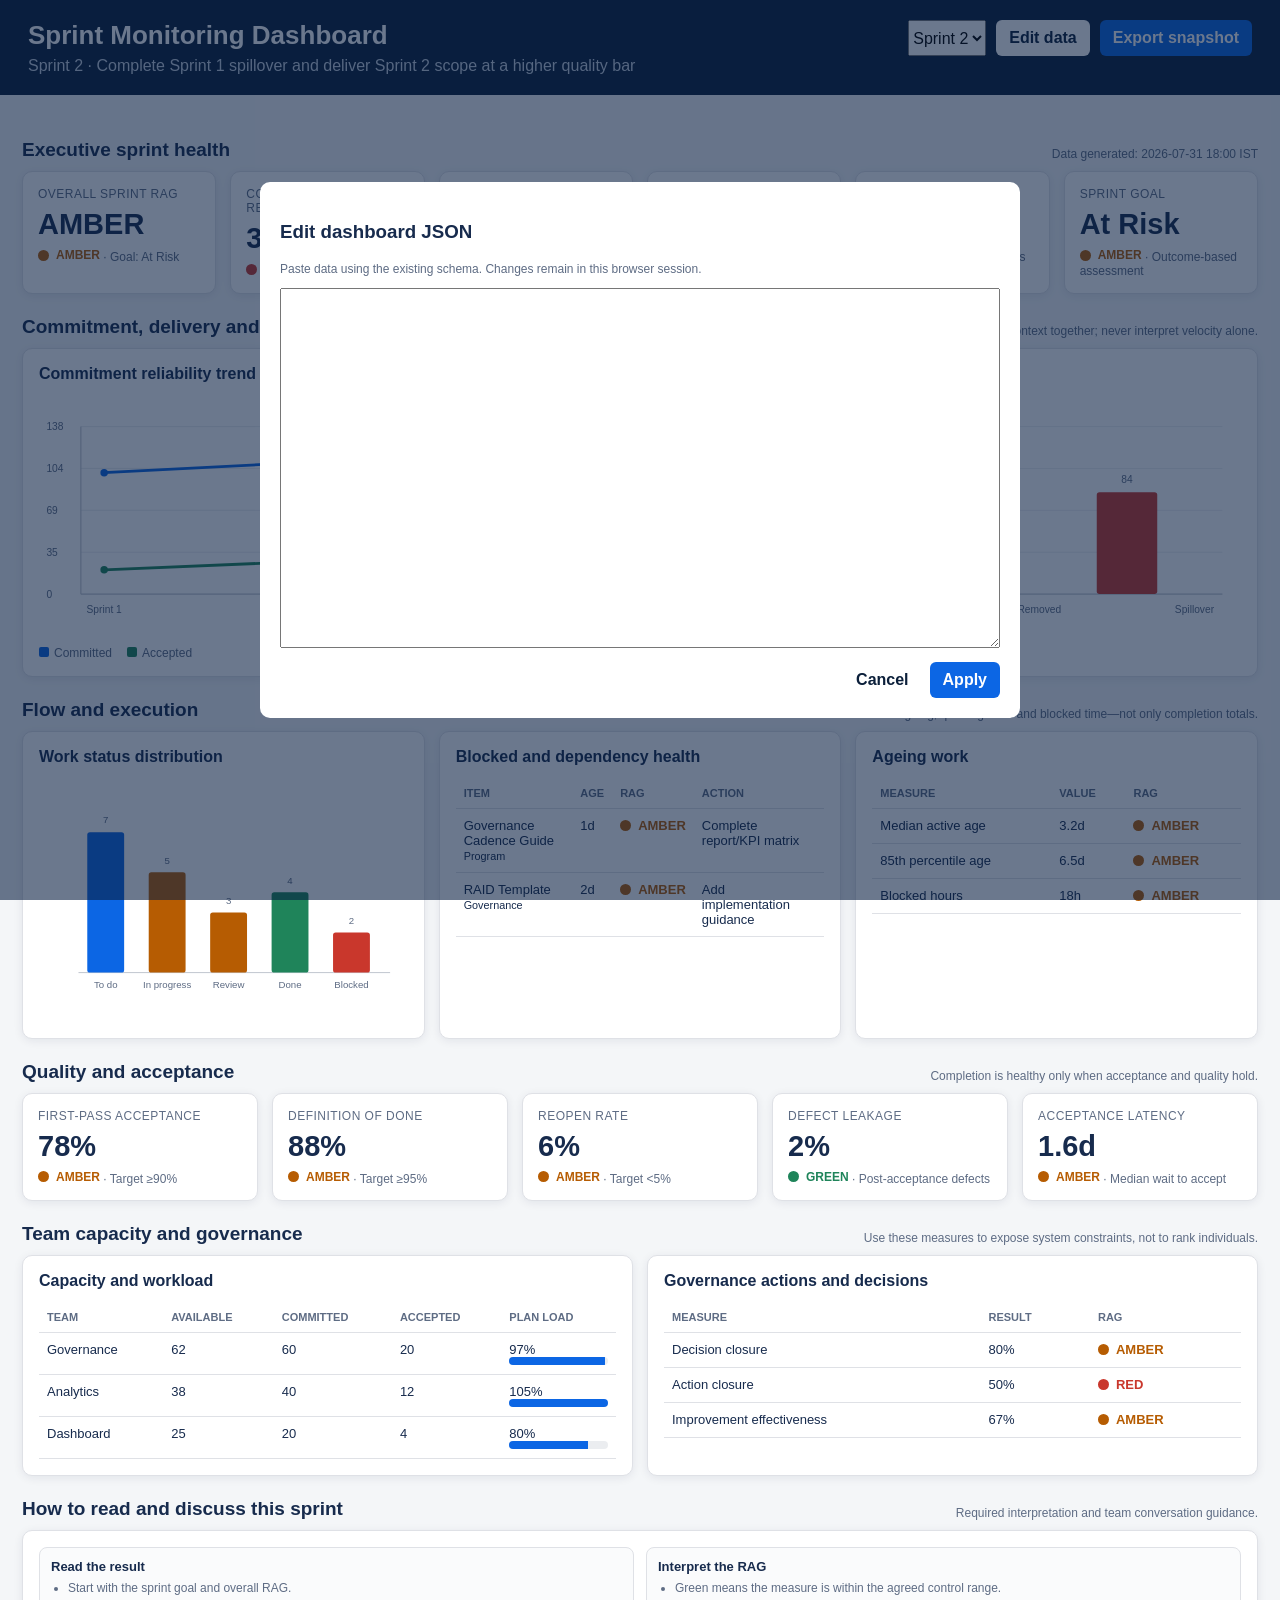
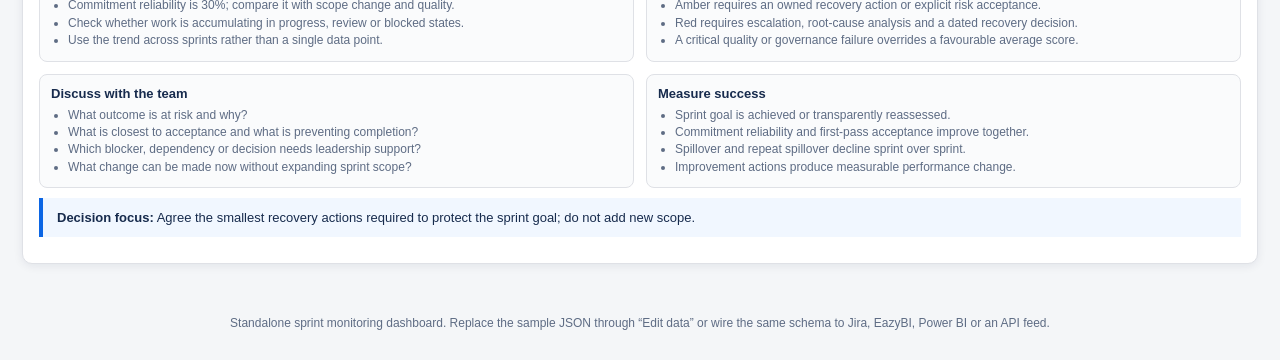
<file: dashboards/Sprint-Monitoring-Dashboard.html>
<!DOCTYPE html>
<html lang="en">
<head>
<meta charset="UTF-8" />
<meta name="viewport" content="width=device-width, initial-scale=1.0" />
<title>Sprint Monitoring Dashboard</title>
<style>
:root{--bg:#f4f6f8;--panel:#fff;--text:#172b4d;--muted:#5e6c84;--line:#dfe1e6;--green:#1f845a;--amber:#b65c02;--red:#c9372c;--blue:#0c66e4;--shadow:0 2px 10px rgba(9,30,66,.08)}
*{box-sizing:border-box}body{margin:0;font-family:Inter,Segoe UI,Arial,sans-serif;background:var(--bg);color:var(--text)}
header{background:#0b1f3a;color:#fff;padding:20px 28px;display:flex;justify-content:space-between;gap:20px;align-items:flex-start;flex-wrap:wrap}
header h1{margin:0 0 6px;font-size:26px}header p{margin:0;color:#c7d1df}.toolbar{display:flex;gap:10px;flex-wrap:wrap}
button,select,input{font:inherit}button{border:0;border-radius:6px;padding:9px 13px;cursor:pointer;background:#fff;color:#0b1f3a;font-weight:600}button.primary{background:#0c66e4;color:white}
main{padding:22px;max-width:1600px;margin:auto}.section-title{display:flex;justify-content:space-between;align-items:end;margin:22px 0 10px}.section-title h2{font-size:19px;margin:0}.section-title span{font-size:12px;color:var(--muted)}
.grid{display:grid;gap:14px}.cards{grid-template-columns:repeat(auto-fit,minmax(190px,1fr))}.two{grid-template-columns:repeat(auto-fit,minmax(420px,1fr))}.three{grid-template-columns:repeat(auto-fit,minmax(310px,1fr))}
.panel,.card{background:var(--panel);border:1px solid var(--line);border-radius:10px;box-shadow:var(--shadow)}.card{padding:15px}.card .label{font-size:12px;color:var(--muted);text-transform:uppercase;letter-spacing:.04em}.card .value{font-size:29px;font-weight:700;margin:7px 0}.card .detail{font-size:12px;color:var(--muted)}
.panel{padding:16px}.panel h3{margin:0 0 12px;font-size:16px}.rag{display:inline-flex;align-items:center;gap:7px;font-weight:700}.dot{width:11px;height:11px;border-radius:50%;display:inline-block}.green{color:var(--green)}.amber{color:var(--amber)}.red{color:var(--red)}.dot.green{background:var(--green)}.dot.amber{background:var(--amber)}.dot.red{background:var(--red)}
svg{width:100%;height:240px;overflow:visible}.axis{stroke:#b7bec8;stroke-width:1}.gridline{stroke:#ebedf0;stroke-width:1}.series{fill:none;stroke-width:3}.planned{stroke:#0c66e4}.accepted{stroke:#1f845a}.scope{stroke:#b65c02}.blocked{stroke:#c9372c}.bar-blue{fill:#0c66e4}.bar-green{fill:#1f845a}.bar-amber{fill:#b65c02}.bar-red{fill:#c9372c}.chart-label{font-size:11px;fill:#5e6c84}.legend{display:flex;gap:15px;flex-wrap:wrap;font-size:12px;color:var(--muted);margin-top:7px}.legend i{display:inline-block;width:10px;height:10px;margin-right:5px;border-radius:2px}
table{width:100%;border-collapse:collapse;font-size:13px}th,td{padding:9px 8px;border-bottom:1px solid var(--line);text-align:left;vertical-align:top}th{color:var(--muted);font-size:11px;text-transform:uppercase}.progress{height:8px;background:#ebedf0;border-radius:9px;overflow:hidden}.progress span{display:block;height:100%;background:#0c66e4}.callout{border-left:4px solid var(--blue);background:#f1f7ff;padding:12px 14px;margin:10px 0;font-size:13px}.interpret{display:grid;grid-template-columns:1fr 1fr;gap:12px}.interpret div{background:#fafbfc;border:1px solid var(--line);border-radius:8px;padding:11px}.interpret h4{margin:0 0 6px;font-size:13px}.interpret p,.interpret li{font-size:12px;color:var(--muted);line-height:1.45}.interpret ul{margin:6px 0 0;padding-left:17px}
footer{padding:30px;text-align:center;color:var(--muted);font-size:12px}.hidden{display:none}.modal{position:fixed;inset:0;background:rgba(9,30,66,.6);display:flex;align-items:center;justify-content:center;padding:20px;z-index:10}.modal-content{background:#fff;max-width:760px;width:100%;border-radius:10px;padding:20px;max-height:90vh;overflow:auto}.modal textarea{width:100%;height:360px;font-family:Consolas,monospace;font-size:12px}.modal-actions{display:flex;justify-content:flex-end;gap:8px;margin-top:10px}
@media(max-width:700px){main{padding:12px}.two,.three{grid-template-columns:1fr}.interpret{grid-template-columns:1fr}header{padding:17px}.panel{overflow:auto}}
</style>
</head>
<body>
<header>
  <div><h1>Sprint Monitoring Dashboard</h1><p id="subtitle">Enterprise sprint performance, quality, flow and governance view</p></div>
  <div class="toolbar">
    <select id="sprintSelect" aria-label="Select sprint"></select>
    <button id="editBtn">Edit data</button>
    <button id="exportBtn" class="primary">Export snapshot</button>
  </div>
</header>
<main>
  <div class="section-title"><h2>Executive sprint health</h2><span id="refreshTime"></span></div>
  <section class="grid cards" id="summaryCards"></section>

  <div class="section-title"><h2>Commitment, delivery and spillover</h2><span>Use trend and context together; never interpret velocity alone.</span></div>
  <section class="grid two">
    <div class="panel"><h3>Commitment reliability trend</h3><svg id="reliabilityChart" viewBox="0 0 620 240"></svg><div class="legend"><span><i style="background:#0c66e4"></i>Committed</span><span><i style="background:#1f845a"></i>Accepted</span></div></div>
    <div class="panel"><h3>Scope composition</h3><svg id="scopeChart" viewBox="0 0 620 240"></svg><div class="legend"><span><i style="background:#0c66e4"></i>Baseline</span><span><i style="background:#b65c02"></i>Added</span><span><i style="background:#c9372c"></i>Removed / spillover</span></div></div>
  </section>

  <div class="section-title"><h2>Flow and execution</h2><span>Look for ageing, queue growth and blocked time—not only completion totals.</span></div>
  <section class="grid three">
    <div class="panel"><h3>Work status distribution</h3><svg id="statusChart" viewBox="0 0 420 240"></svg></div>
    <div class="panel"><h3>Blocked and dependency health</h3><div id="blockerTable"></div></div>
    <div class="panel"><h3>Ageing work</h3><div id="ageingTable"></div></div>
  </section>

  <div class="section-title"><h2>Quality and acceptance</h2><span>Completion is healthy only when acceptance and quality hold.</span></div>
  <section class="grid cards" id="qualityCards"></section>

  <div class="section-title"><h2>Team capacity and governance</h2><span>Use these measures to expose system constraints, not to rank individuals.</span></div>
  <section class="grid two">
    <div class="panel"><h3>Capacity and workload</h3><div id="capacityTable"></div></div>
    <div class="panel"><h3>Governance actions and decisions</h3><div id="governanceTable"></div></div>
  </section>

  <div class="section-title"><h2>How to read and discuss this sprint</h2><span>Required interpretation and team conversation guidance.</span></div>
  <section class="panel">
    <div class="interpret">
      <div><h4>Read the result</h4><ul id="readGuidance"></ul></div>
      <div><h4>Interpret the RAG</h4><ul id="ragGuidance"></ul></div>
      <div><h4>Discuss with the team</h4><ul id="discussionGuidance"></ul></div>
      <div><h4>Measure success</h4><ul id="successGuidance"></ul></div>
    </div>
    <div class="callout" id="decisionCallout"></div>
  </section>
</main>
<footer>Standalone sprint monitoring dashboard. Replace the sample JSON through “Edit data” or wire the same schema to Jira, EazyBI, Power BI or an API feed.</footer>

<div id="modal" class="modal hidden">
  <div class="modal-content"><h3>Edit dashboard JSON</h3><p style="font-size:12px;color:#5e6c84">Paste data using the existing schema. Changes remain in this browser session.</p><textarea id="jsonEditor"></textarea><div class="modal-actions"><button id="cancelBtn">Cancel</button><button id="applyBtn" class="primary">Apply</button></div></div>
</div>

<script>
const sampleData={
  generatedAt:"2026-07-31 18:00 IST",
  sprints:[
    {name:"Sprint 1",goal:"Establish the first governance artefacts",goalStatus:"Partial",committed:100,accepted:20,spillover:80,scopeAdded:0,scopeRemoved:0,unplanned:0,rag:"red",quality:{firstPass:20,dod:40,reopen:0,leakage:0,acceptanceLatency:3.8},flow:{todo:0,inProgress:0,review:0,done:1,blocked:0,blockedHours:0,medianAge:0,p85Age:0},capacity:[{team:"Core",available:100,committed:100,accepted:20}],blockers:[],governance:{decisionsDue:4,decisionsClosed:4,actionsDue:4,actionsClosed:0,retroEffectiveness:0}},
    {name:"Sprint 2",goal:"Complete Sprint 1 spillover and deliver Sprint 2 scope at a higher quality bar",goalStatus:"At Risk",committed:120,accepted:36,spillover:84,scopeAdded:8,scopeRemoved:0,unplanned:6,rag:"amber",quality:{firstPass:78,dod:88,reopen:6,leakage:2,acceptanceLatency:1.6},flow:{todo:7,inProgress:5,review:3,done:4,blocked:2,blockedHours:18,medianAge:3.2,p85Age:6.5},capacity:[{team:"Governance",available:62,committed:60,accepted:20},{team:"Analytics",available:38,committed:40,accepted:12},{team:"Dashboard",available:25,committed:20,accepted:4}],blockers:[{item:"Governance Cadence Guide",owner:"Program",age:1,severity:"Amber",action:"Complete report/KPI matrix"},{item:"RAID Template",owner:"Governance",age:2,severity:"Amber",action:"Add implementation guidance"}],governance:{decisionsDue:5,decisionsClosed:4,actionsDue:6,actionsClosed:3,retroEffectiveness:67}}
  ]
};
let data=JSON.parse(JSON.stringify(sampleData));let current=1;
const $=id=>document.getElementById(id);
function ragFor(value,green,amber,reverse=false){if(reverse){return value<=green?'green':value<=amber?'amber':'red'}return value>=green?'green':value>=amber?'amber':'red'}
function ragLabel(r){return `<span class="rag ${r}"><span class="dot ${r}"></span>${r.toUpperCase()}</span>`}
function card(label,value,detail,rag){return `<div class="card"><div class="label">${label}</div><div class="value">${value}</div><div class="detail">${rag?ragLabel(rag)+' · ':''}${detail}</div></div>`}
function selected(){return data.sprints[current]}
function reliability(s){return Math.round((s.accepted/s.committed)*100)}
function scopeChange(s){return Math.round(((s.scopeAdded+s.scopeRemoved)/s.committed)*100)}
function render(){const s=selected();$('subtitle').textContent=`${s.name} · ${s.goal}`;$('refreshTime').textContent=`Data generated: ${data.generatedAt}`;
 const rel=reliability(s),scope=scopeChange(s),blockedRatio=Math.round((s.flow.blockedHours/(Math.max(1,s.committed)*8))*100);
 $('summaryCards').innerHTML=card('Overall sprint RAG',s.rag.toUpperCase(),`Goal: ${s.goalStatus}`,s.rag)+card('Commitment reliability',rel+'%',`${s.accepted} accepted of ${s.committed}`,ragFor(rel,85,70))+card('Spillover',s.spillover,`${Math.round(s.spillover/s.committed*100)}% of baseline`,ragFor(s.spillover/s.committed*100,10,20,true))+card('Scope change',scope+'%',`${s.scopeAdded} added · ${s.scopeRemoved} removed`,ragFor(scope,10,20,true))+card('Blocked time',s.flow.blockedHours+'h',`${s.flow.blocked} blocked items`,ragFor(blockedRatio,10,20,true))+card('Sprint goal',s.goalStatus,'Outcome-based assessment',s.goalStatus==='Achieved'?'green':s.goalStatus==='Partial'||s.goalStatus==='At Risk'?'amber':'red');
 renderReliability();renderScope();renderStatus();renderBlockers();renderAgeing();renderQuality();renderCapacity();renderGovernance();renderGuidance();}
function axes(svg,maxY,labels){let out='';for(let i=0;i<=4;i++){const y=205-i*45;out+=`<line x1="45" y1="${y}" x2="600" y2="${y}" class="gridline"/><text x="8" y="${y+4}" class="chart-label">${Math.round(maxY*i/4)}</text>`}out+=`<line x1="45" y1="25" x2="45" y2="205" class="axis"/><line x1="45" y1="205" x2="600" y2="205" class="axis"/>`;labels.forEach((l,i)=>out+=`<text x="${70+i*(500/Math.max(1,labels.length-1))}" y="225" text-anchor="middle" class="chart-label">${l}</text>`);return out}
function renderReliability(){const arr=data.sprints,max=Math.max(...arr.map(x=>x.committed))*1.15;let svg=axes($('reliabilityChart'),max,arr.map(x=>x.name));const pts=(key)=>arr.map((x,i)=>`${70+i*(500/Math.max(1,arr.length-1))},${205-(x[key]/max*180)}`).join(' ');svg+=`<polyline points="${pts('committed')}" class="series planned"/><polyline points="${pts('accepted')}" class="series accepted"/>`;arr.forEach((x,i)=>{const px=70+i*(500/Math.max(1,arr.length-1));svg+=`<circle cx="${px}" cy="${205-x.committed/max*180}" r="4" fill="#0c66e4"/><circle cx="${px}" cy="${205-x.accepted/max*180}" r="4" fill="#1f845a"/>`});$('reliabilityChart').innerHTML=svg}
function renderScope(){const s=selected(),vals=[['Baseline',s.committed,'bar-blue'],['Added',s.scopeAdded,'bar-amber'],['Removed',s.scopeRemoved,'bar-red'],['Spillover',s.spillover,'bar-red']];const max=Math.max(...vals.map(v=>v[1]),1)*1.15;let svg=axes($('scopeChart'),max,vals.map(v=>v[0]));vals.forEach((v,i)=>{const x=75+i*130,w=65,h=v[1]/max*180;svg+=`<rect x="${x}" y="${205-h}" width="${w}" height="${h}" class="${v[2]}" rx="3"/><text x="${x+w/2}" y="${195-h}" text-anchor="middle" class="chart-label">${v[1]}</text>`});$('scopeChart').innerHTML=svg}
function renderStatus(){const s=selected(),vals=[['To do',s.flow.todo,'bar-blue'],['In progress',s.flow.inProgress,'bar-amber'],['Review',s.flow.review,'bar-amber'],['Done',s.flow.done,'bar-green'],['Blocked',s.flow.blocked,'bar-red']];const max=Math.max(...vals.map(v=>v[1]),1);let svg='<line x1="45" y1="205" x2="400" y2="205" class="axis"/>';vals.forEach((v,i)=>{const x=55+i*70,h=v[1]/max*160;svg+=`<rect x="${x}" y="${205-h}" width="42" height="${h}" class="${v[2]}" rx="3"/><text x="${x+21}" y="${195-h}" text-anchor="middle" class="chart-label">${v[1]}</text><text x="${x+21}" y="222" text-anchor="middle" class="chart-label">${v[0]}</text>`});$('statusChart').innerHTML=svg}
function renderBlockers(){const rows=selected().blockers;if(!rows.length){$('blockerTable').innerHTML='<p class="detail">No open blockers.</p>';return}$('blockerTable').innerHTML='<table><tr><th>Item</th><th>Age</th><th>RAG</th><th>Action</th></tr>'+rows.map(x=>`<tr><td>${x.item}<br><small>${x.owner}</small></td><td>${x.age}d</td><td>${ragLabel(x.severity.toLowerCase())}</td><td>${x.action}</td></tr>`).join('')+'</table>'}
function renderAgeing(){const f=selected().flow;$('ageingTable').innerHTML=`<table><tr><th>Measure</th><th>Value</th><th>RAG</th></tr><tr><td>Median active age</td><td>${f.medianAge}d</td><td>${ragLabel(ragFor(f.medianAge,3,5,true))}</td></tr><tr><td>85th percentile age</td><td>${f.p85Age}d</td><td>${ragLabel(ragFor(f.p85Age,5,8,true))}</td></tr><tr><td>Blocked hours</td><td>${f.blockedHours}h</td><td>${ragLabel(ragFor(f.blockedHours,12,24,true))}</td></tr></table>`}
function renderQuality(){const q=selected().quality;$('qualityCards').innerHTML=card('First-pass acceptance',q.firstPass+'%','Target ≥90%',ragFor(q.firstPass,90,75))+card('Definition of Done',q.dod+'%','Target ≥95%',ragFor(q.dod,95,85))+card('Reopen rate',q.reopen+'%','Target <5%',ragFor(q.reopen,5,10,true))+card('Defect leakage',q.leakage+'%','Post-acceptance defects',ragFor(q.leakage,3,7,true))+card('Acceptance latency',q.acceptanceLatency+'d','Median wait to accept',ragFor(q.acceptanceLatency,1,2.5,true))}
function renderCapacity(){const rows=selected().capacity;$('capacityTable').innerHTML='<table><tr><th>Team</th><th>Available</th><th>Committed</th><th>Accepted</th><th>Plan load</th></tr>'+rows.map(x=>{const load=Math.round(x.committed/x.available*100);return `<tr><td>${x.team}</td><td>${x.available}</td><td>${x.committed}</td><td>${x.accepted}</td><td>${load}%<div class="progress"><span style="width:${Math.min(load,100)}%"></span></div></td></tr>`}).join('')+'</table>'}
function renderGovernance(){const g=selected().governance,dec=Math.round(g.decisionsClosed/Math.max(1,g.decisionsDue)*100),act=Math.round(g.actionsClosed/Math.max(1,g.actionsDue)*100);$('governanceTable').innerHTML=`<table><tr><th>Measure</th><th>Result</th><th>RAG</th></tr><tr><td>Decision closure</td><td>${dec}%</td><td>${ragLabel(ragFor(dec,90,75))}</td></tr><tr><td>Action closure</td><td>${act}%</td><td>${ragLabel(ragFor(act,85,70))}</td></tr><tr><td>Improvement effectiveness</td><td>${g.retroEffectiveness}%</td><td>${ragLabel(ragFor(g.retroEffectiveness,70,50))}</td></tr></table>`}
function renderGuidance(){const s=selected(),rel=reliability(s);$('readGuidance').innerHTML=`<li>Start with the sprint goal and overall RAG.</li><li>Commitment reliability is ${rel}%; compare it with scope change and quality.</li><li>Check whether work is accumulating in progress, review or blocked states.</li><li>Use the trend across sprints rather than a single data point.</li>`;$('ragGuidance').innerHTML=`<li>Green means the measure is within the agreed control range.</li><li>Amber requires an owned recovery action or explicit risk acceptance.</li><li>Red requires escalation, root-cause analysis and a dated recovery decision.</li><li>A critical quality or governance failure overrides a favourable average score.</li>`;$('discussionGuidance').innerHTML=`<li>What outcome is at risk and why?</li><li>What is closest to acceptance and what is preventing completion?</li><li>Which blocker, dependency or decision needs leadership support?</li><li>What change can be made now without expanding sprint scope?</li>`;$('successGuidance').innerHTML=`<li>Sprint goal is achieved or transparently reassessed.</li><li>Commitment reliability and first-pass acceptance improve together.</li><li>Spillover and repeat spillover decline sprint over sprint.</li><li>Improvement actions produce measurable performance change.</li>`;$('decisionCallout').innerHTML=`<strong>Decision focus:</strong> ${s.rag==='green'?'Protect the current execution pattern and capture the practices that worked.':s.rag==='amber'?'Agree the smallest recovery actions required to protect the sprint goal; do not add new scope.':'Escalate the sprint-goal threat, classify spillover causes and reset the next sprint commitment using the evidence.'}`}
function init(){const sel=$('sprintSelect');sel.innerHTML=data.sprints.map((s,i)=>`<option value="${i}" ${i===current?'selected':''}>${s.name}</option>`).join('');sel.onchange=e=>{current=+e.target.value;render()};render()}
$('editBtn').onclick=()=>{$('jsonEditor').value=JSON.stringify(data,null,2);$('modal').classList.remove('hidden')};$('cancelBtn').onclick=()=>$('modal').classList.add('hidden');$('applyBtn').onclick=()=>{try{const next=JSON.parse($('jsonEditor').value);if(!Array.isArray(next.sprints)||!next.sprints.length)throw new Error('sprints array is required');data=next;current=Math.min(current,data.sprints.length-1);$('modal').classList.add('hidden');init()}catch(e){alert('Invalid JSON: '+e.message)}};$('exportBtn').onclick=()=>{const html=document.documentElement.outerHTML;const blob=new Blob([html],{type:'text/html'});const a=document.createElement('a');a.href=URL.createObjectURL(blob);a.download=`Sprint-Monitoring-${selected().name.replace(/\s+/g,'-')}.html`;a.click();URL.revokeObjectURL(a.href)};init();
</script>
</body>
</html>
</file>
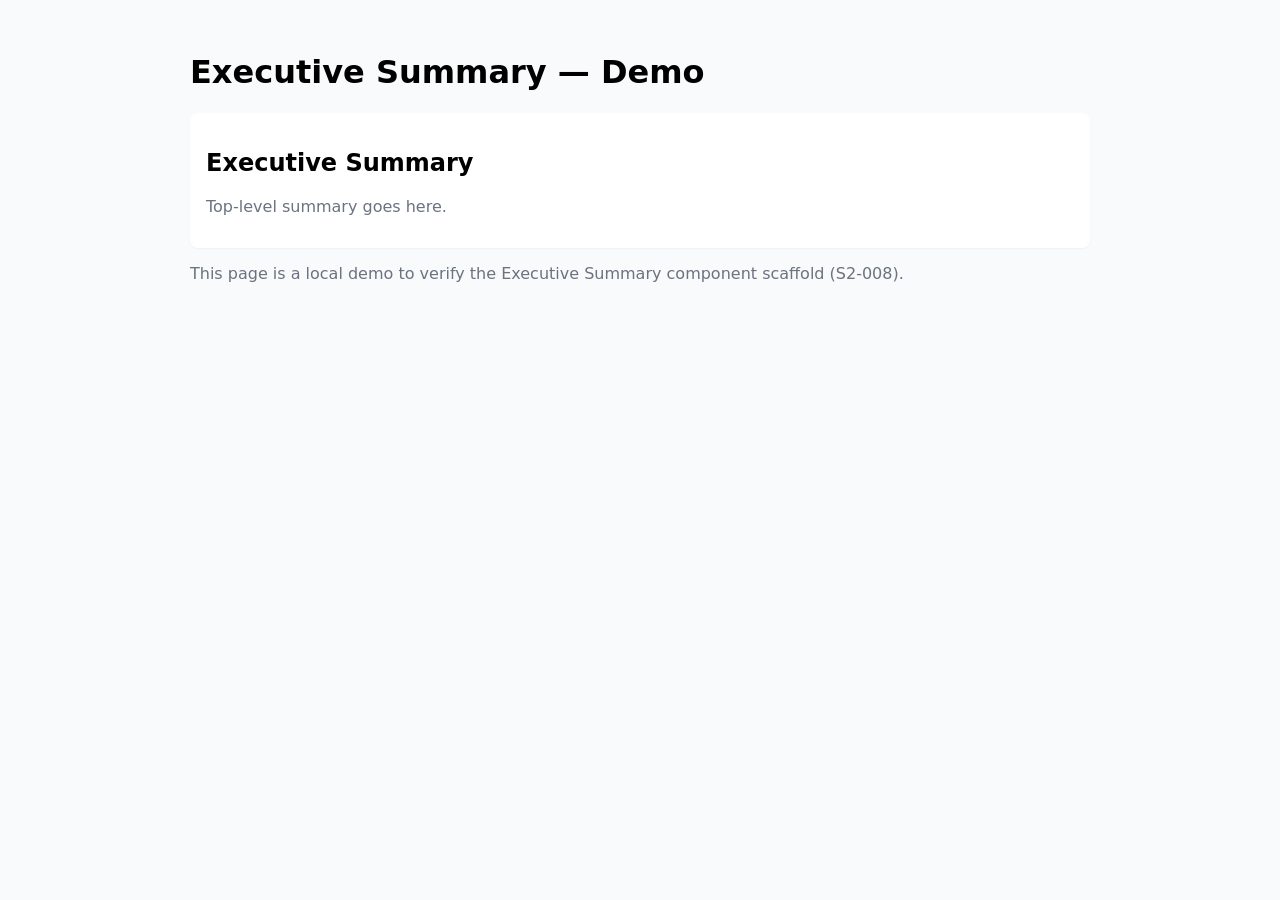
<file: dashboard-gallery/examples/executive-summary-demo.html>
<!doctype html>
<html lang="en">
<head>
  <meta charset="utf-8">
  <title>Executive Summary Demo</title>
  <meta name="viewport" content="width=device-width,initial-scale=1">
  <style>
    body { font-family: system-ui, -apple-system, 'Segoe UI', Roboto, Arial; padding:24px; background:#f9fafb }
    .container { max-width:900px; margin:0 auto }
    .executive-summary { background:#fff; padding:16px; border-radius:8px; box-shadow:0 1px 2px rgba(0,0,0,0.04) }
    .muted { color:#6b7280 }
  </style>
</head>
<body>
  <div class="container">
    <h1>Executive Summary — Demo</h1>

    <div id="executive-summary-placeholder" data-portal-component="executive-summary"></div>

    <script>
      // Minimal Portal mock used only for demo/verification purposes.
      window.Portal = window.Portal || (function(){
        var registry = {};
        return {
          registerComponent: function(name, factory){ registry[name] = factory },
          mount: function(name, selector, props){
            var el = document.querySelector(selector);
            if (!el) return null;
            var comp = (registry[name]) ? registry[name](el, props) : null;
            return comp;
          }
        };
      })();
    </script>

    <script src="/assets/js/components/executive-summary.js"></script>
    <script>
      // After scripts load, instruct Portal to mount the component into the placeholder
      window.addEventListener('DOMContentLoaded', function(){
        // Wait briefly for registration; demo-friendly
        setTimeout(function(){
          if (window.Portal && typeof window.Portal.mount === 'function'){
            window.Portal.mount('executive-summary', '#executive-summary-placeholder', { title: 'Executive Summary' });
          } else if (typeof window.mountExecutiveSummary === 'function'){
            window.mountExecutiveSummary('#executive-summary-placeholder', { title: 'Executive Summary' });
          }
        }, 30);
      });
    </script>

    <p class="muted">This page is a local demo to verify the Executive Summary component scaffold (S2-008).</p>
  </div>
</body>
</html>
</file>
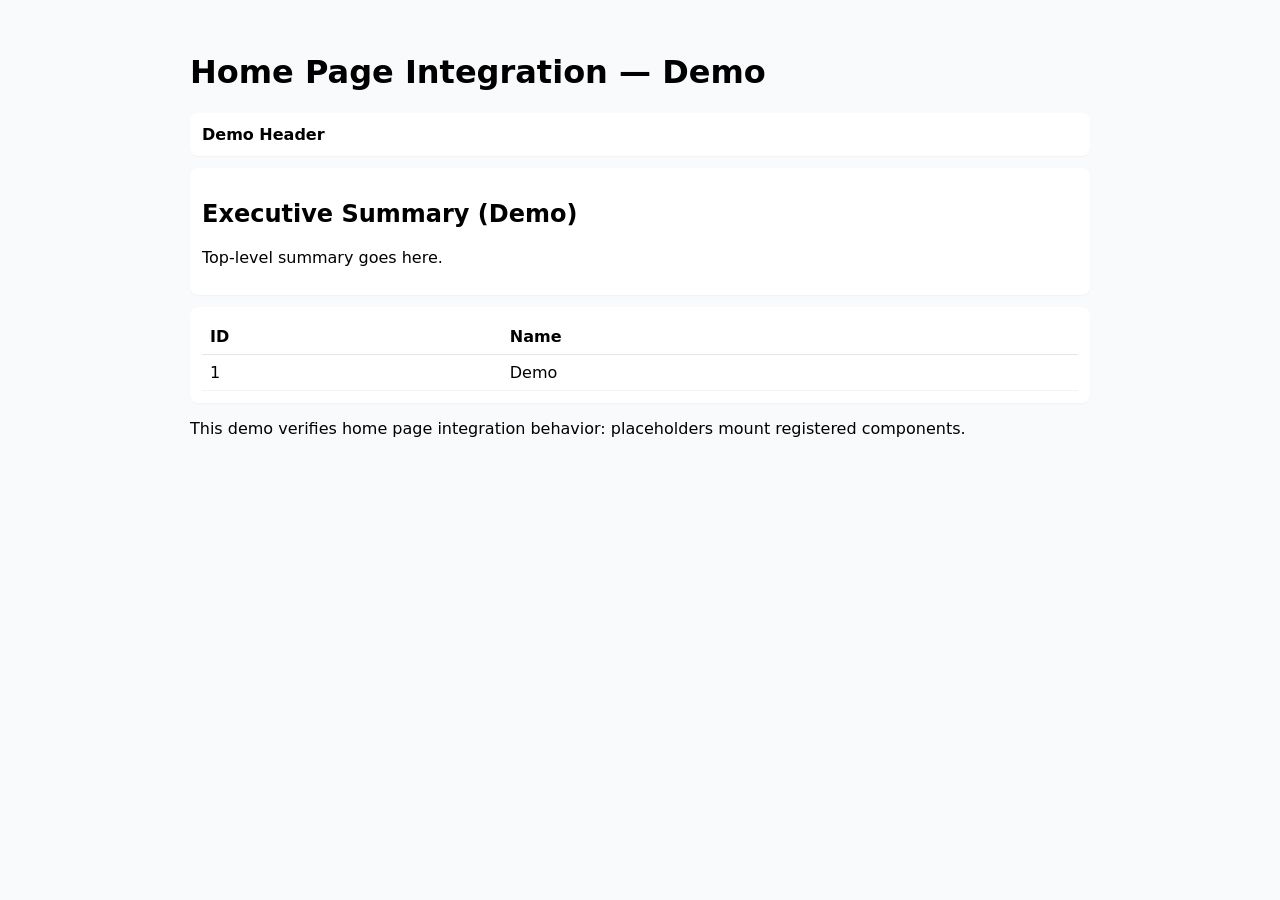
<file: dashboard-gallery/examples/homepage-integration-demo.html>
<!doctype html>
<html lang="en">
<head>
  <meta charset="utf-8">
  <title>Home Page Integration Demo</title>
  <meta name="viewport" content="width=device-width,initial-scale=1">
  <style>
    body { font-family: system-ui, -apple-system, 'Segoe UI', Roboto, Arial; padding:24px; background:#f9fafb }
    .container { max-width:900px; margin:0 auto }
    .placeholder { background:#fff;padding:12px;border-radius:8px;box-shadow:0 1px 2px rgba(0,0,0,0.04); margin-bottom:12px }
  </style>
</head>
<body>
  <div class="container">
    <h1>Home Page Integration — Demo</h1>

    <div id="header-placeholder" class="placeholder" data-portal-component="header"></div>
    <div id="executive-summary-placeholder" class="placeholder" data-portal-component="executive-summary"></div>
    <div id="kpi-placeholder" class="placeholder" data-portal-component="kpi-card"></div>

    <script>
      // Minimal Portal mock for demo
      window.Portal = window.Portal || (function(){
        var registry = {};
        return {
          registerComponent: function(name, factory){ registry[name] = factory },
          mount: function(name, selector, props){
            var el = document.querySelector(selector);
            if (!el) return null;
            if (registry[name]) return registry[name](el, props);
            return null;
          }
        };
      })();

      // Register demo versions of components if not present
      if (!window.Portal.registeredDummyHeader){
        window.Portal.registerComponent('header', function(el){ el.innerHTML = '<strong>Demo Header</strong>'; return { mounted:true }; });
        window.Portal.registeredDummyHeader = true;
      }
    </script>

    <script src="/assets/js/components/executive-summary.js"></script>
    <script src="/assets/js/components/reusable-table.js"></script>
    <script src="/assets/js/components/status-components.js"></script>
    <script src="/assets/js/components/homepage-integration.js"></script>
    <script>
      window.addEventListener('DOMContentLoaded', function(){
        // Bootstrap the home page integration
        if (typeof bootstrapHomePage === 'function'){
          bootstrapHomePage();
        }
        // Mount executive summary explicitly for demo
        if (typeof mountExecutiveSummary === 'function') mountExecutiveSummary('#executive-summary-placeholder', { title: 'Executive Summary (Demo)' });
        // Mount a reusable table into the KPI placeholder for demo
        if (typeof mountReusableTable === 'function') mountReusableTable('#kpi-placeholder', { columns: [ {key:'id',label:'ID'},{key:'name',label:'Name'} ], rows:[{id:'1',name:'Demo'}] });
      });
    </script>

    <p class="muted">This demo verifies home page integration behavior: placeholders mount registered components.</p>
  </div>
</body>
</html>
</file>
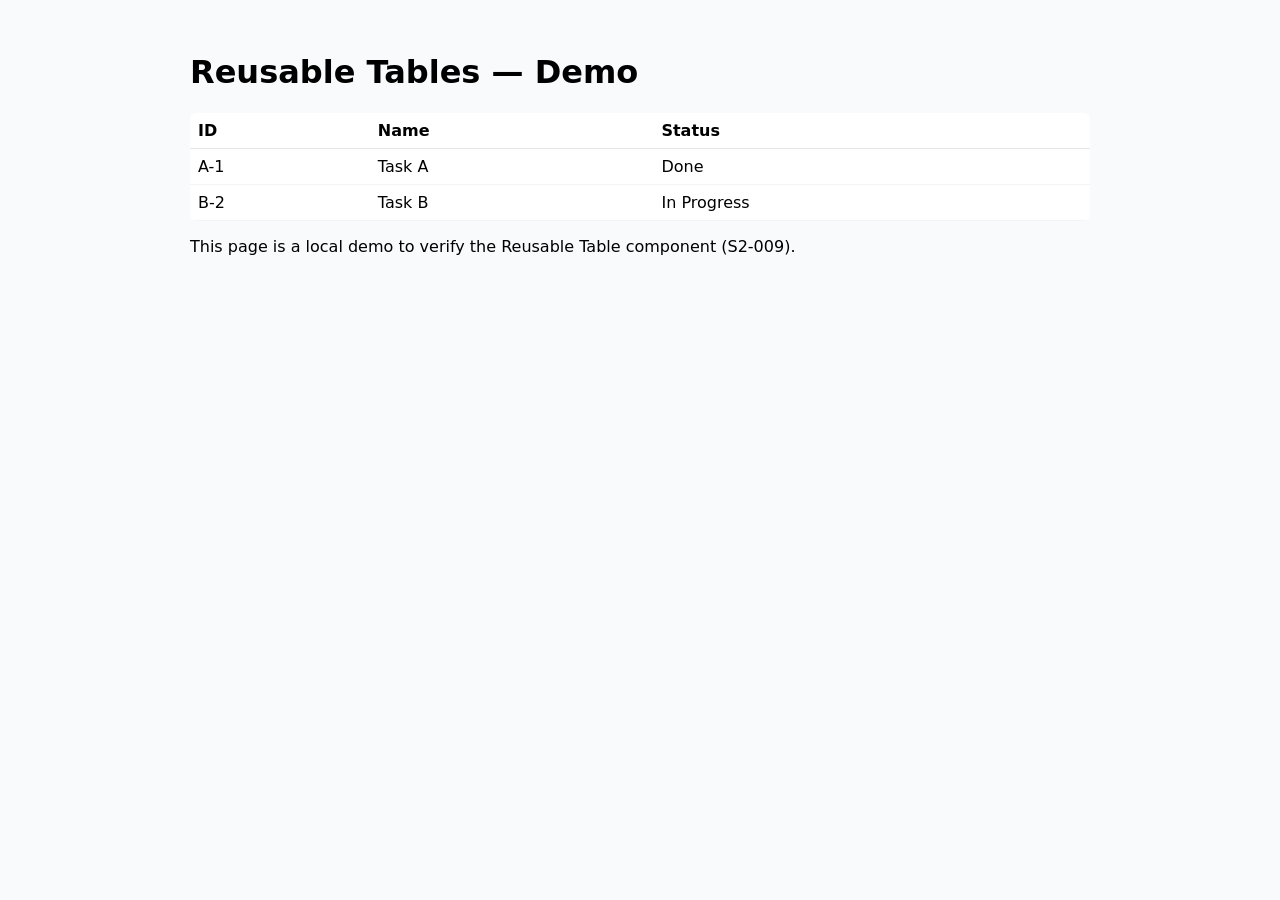
<file: dashboard-gallery/examples/reusable-tables-demo.html>
<!doctype html>
<html lang="en">
<head>
  <meta charset="utf-8">
  <title>Reusable Tables Demo</title>
  <meta name="viewport" content="width=device-width,initial-scale=1">
  <style>
    body { font-family: system-ui, -apple-system, 'Segoe UI', Roboto, Arial; padding:24px; background:#f9fafb }
    .container { max-width:900px; margin:0 auto }
    table { background:#fff; border-radius:6px; overflow:hidden }
  </style>
</head>
<body>
  <div class="container">
    <h1>Reusable Tables — Demo</h1>
    <div id="table-placeholder"></div>

    <script src="/assets/js/components/reusable-table.js"></script>
    <script>
      window.addEventListener('DOMContentLoaded', function(){
        mountReusableTable('#table-placeholder', {
          columns: [ { key: 'id', label: 'ID' }, { key: 'name', label: 'Name' }, { key: 'status', label: 'Status' } ],
          rows: [ { id: 'A-1', name: 'Task A', status: 'Done' }, { id: 'B-2', name: 'Task B', status: 'In Progress' } ]
        });
      });
    </script>

    <p class="muted">This page is a local demo to verify the Reusable Table component (S2-009).</p>
  </div>
</body>
</html>
</file>
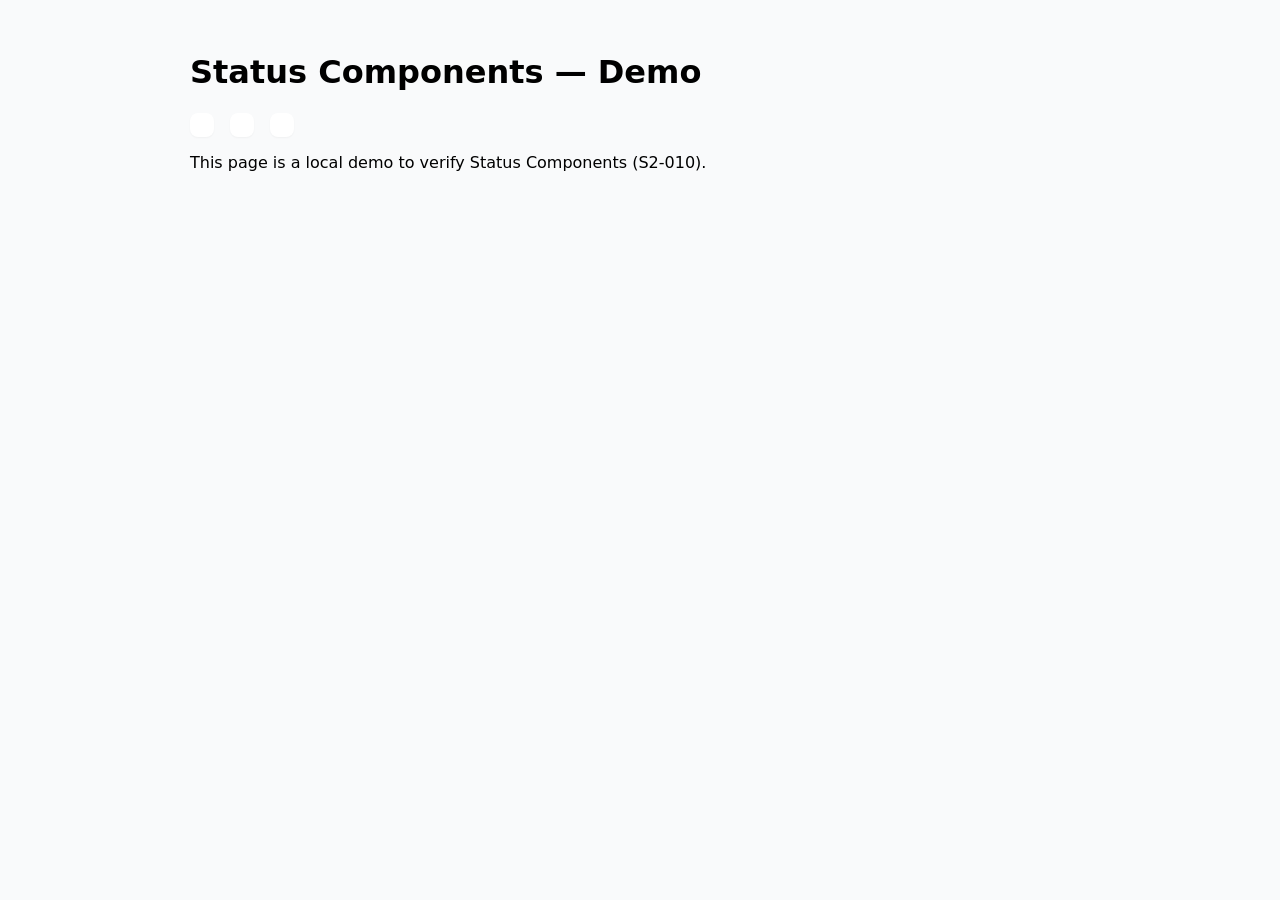
<file: dashboard-gallery/examples/status-components-demo.html>
<!doctype html>
<html lang="en">
<head>
  <meta charset="utf-8">
  <title>Status Components Demo</title>
  <meta name="viewport" content="width=device-width,initial-scale=1">
  <style>
    body { font-family: system-ui, -apple-system, 'Segoe UI', Roboto, Arial; padding:24px; background:#f9fafb }
    .container { max-width:900px; margin:0 auto }
    .row { display:flex; gap:16px; align-items:center }
    .card { background:#fff;padding:12px;border-radius:8px;box-shadow:0 1px 2px rgba(0,0,0,0.04) }
  </style>
</head>
<body>
  <div class="container">
    <h1>Status Components — Demo</h1>
    <div class="row">
      <div class="card"><div class="rag-placeholder" aria-label="RAG indicator"></div></div>
      <div class="card"><div class="trend-placeholder" aria-label="Trend indicator"></div></div>
      <div class="card"><div class="badge-placeholder" aria-label="Badge"></div></div>
    </div>

    <script src="/assets/js/components/status-components.js"></script>
    <script>
      window.addEventListener('DOMContentLoaded', function(){
        mountStatusComponents(document.body, {
          rag: { state: 'green' },
          trend: { delta: 4 },
          badge: { text: 'Stable' }
        });
      });
    </script>

    <p class="muted">This page is a local demo to verify Status Components (S2-010).</p>
  </div>
</body>
</html>
</file>
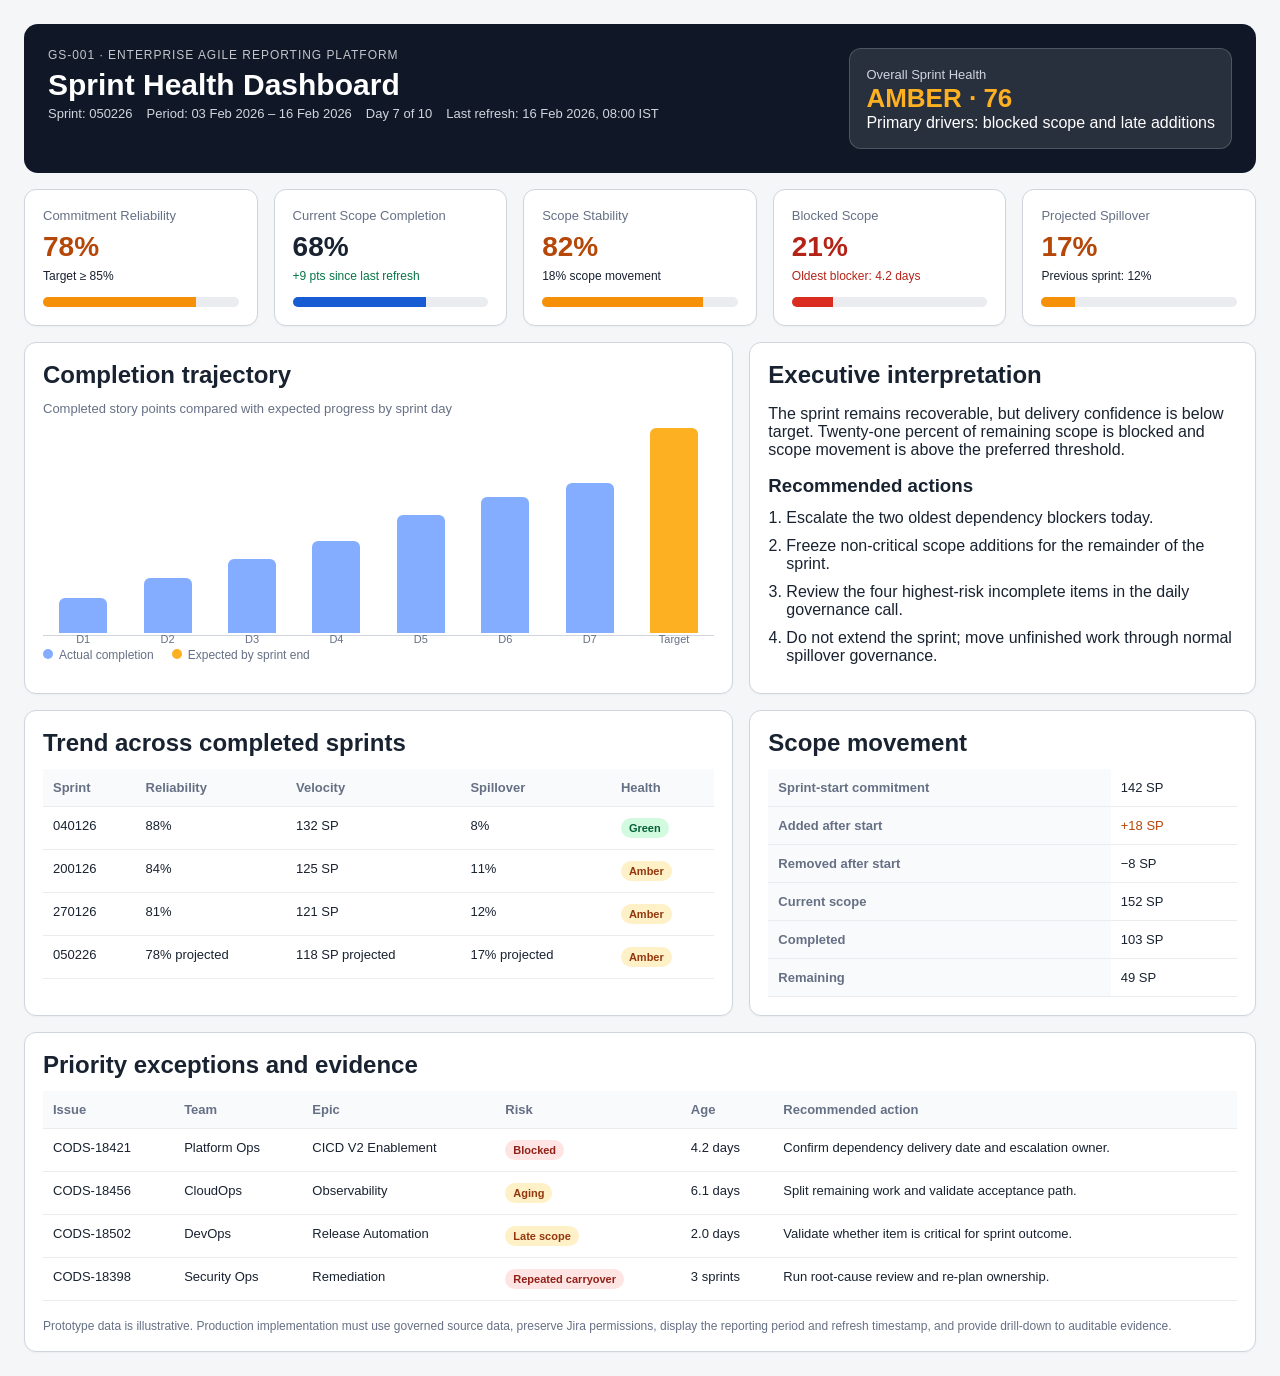
<file: reports/sprint-health/Sprint-Health-Dashboard.html>
<!DOCTYPE html>
<html lang="en">
<head>
  <meta charset="UTF-8" />
  <meta name="viewport" content="width=device-width, initial-scale=1.0" />
  <title>GS-001 Sprint Health Dashboard</title>
  <style>
    :root {
      --bg: #f4f6f8;
      --surface: #ffffff;
      --text: #182230;
      --muted: #667085;
      --border: #d0d5dd;
      --green: #067647;
      --amber: #b54708;
      --red: #b42318;
      --blue: #175cd3;
      --navy: #101828;
    }
    * { box-sizing: border-box; }
    body { margin: 0; font-family: Arial, Helvetica, sans-serif; background: var(--bg); color: var(--text); }
    .shell { max-width: 1500px; margin: 0 auto; padding: 24px; }
    .header { background: var(--navy); color: white; padding: 24px; border-radius: 14px; display: grid; gap: 12px; }
    .header-top { display: flex; justify-content: space-between; gap: 20px; align-items: flex-start; flex-wrap: wrap; }
    .eyebrow { font-size: 12px; letter-spacing: .08em; text-transform: uppercase; opacity: .75; }
    h1 { margin: 6px 0 4px; font-size: 30px; }
    .meta { display: flex; gap: 14px; flex-wrap: wrap; font-size: 13px; color: #d0d5dd; }
    .health { min-width: 230px; background: rgba(255,255,255,.1); border: 1px solid rgba(255,255,255,.18); padding: 16px; border-radius: 12px; }
    .health strong { display: block; font-size: 26px; color: #fdb022; }
    .grid { display: grid; gap: 16px; margin-top: 16px; }
    .kpis { grid-template-columns: repeat(5, minmax(0, 1fr)); }
    .two { grid-template-columns: 1.4fr 1fr; }
    .card { background: var(--surface); border: 1px solid var(--border); border-radius: 12px; padding: 18px; box-shadow: 0 1px 2px rgba(16,24,40,.04); }
    .card h2, .card h3 { margin: 0 0 12px; }
    .label { color: var(--muted); font-size: 13px; }
    .value { font-size: 28px; font-weight: 700; margin-top: 8px; }
    .delta { margin-top: 6px; font-size: 12px; }
    .good { color: var(--green); }
    .warn { color: var(--amber); }
    .bad { color: var(--red); }
    .bar { height: 10px; background: #eaecf0; border-radius: 999px; overflow: hidden; margin-top: 14px; }
    .fill { height: 100%; background: var(--blue); }
    .fill.amber { background: #f79009; }
    .fill.red { background: #d92d20; }
    .chart { display: grid; grid-template-columns: repeat(8, 1fr); gap: 12px; align-items: end; height: 220px; padding: 12px 4px 0; border-bottom: 1px solid var(--border); }
    .col { text-align: center; font-size: 11px; color: var(--muted); }
    .stick { width: 100%; max-width: 48px; margin: auto; background: #84adff; border-radius: 6px 6px 0 0; }
    .stick.target { background: #fdb022; }
    .legend { display: flex; gap: 18px; margin-top: 12px; font-size: 12px; color: var(--muted); }
    .dot { width: 10px; height: 10px; display: inline-block; border-radius: 50%; margin-right: 6px; background: #84adff; }
    .dot.target { background: #fdb022; }
    table { width: 100%; border-collapse: collapse; font-size: 13px; }
    th, td { text-align: left; padding: 11px 10px; border-bottom: 1px solid #eaecf0; vertical-align: top; }
    th { color: var(--muted); font-weight: 600; background: #f9fafb; }
    .pill { display: inline-block; padding: 4px 8px; border-radius: 999px; font-size: 11px; font-weight: 700; }
    .pill.red { color: #912018; background: #fee4e2; }
    .pill.amber { color: #93370d; background: #fef0c7; }
    .pill.green { color: #05603a; background: #d1fadf; }
    .actions { margin: 0; padding-left: 18px; }
    .actions li { margin: 0 0 10px; }
    .footnote { color: var(--muted); font-size: 12px; margin-top: 18px; }
    @media (max-width: 1100px) { .kpis { grid-template-columns: repeat(2, 1fr); } .two { grid-template-columns: 1fr; } }
    @media (max-width: 650px) { .shell { padding: 12px; } .kpis { grid-template-columns: 1fr; } h1 { font-size: 24px; } }
  </style>
</head>
<body>
  <main class="shell">
    <section class="header">
      <div class="header-top">
        <div>
          <div class="eyebrow">GS-001 · Enterprise Agile Reporting Platform</div>
          <h1>Sprint Health Dashboard</h1>
          <div class="meta">
            <span>Sprint: 050226</span>
            <span>Period: 03 Feb 2026 – 16 Feb 2026</span>
            <span>Day 7 of 10</span>
            <span>Last refresh: 16 Feb 2026, 08:00 IST</span>
          </div>
        </div>
        <div class="health">
          <span class="label" style="color:#d0d5dd">Overall Sprint Health</span>
          <strong>AMBER · 76</strong>
          <span>Primary drivers: blocked scope and late additions</span>
        </div>
      </div>
    </section>

    <section class="grid kpis">
      <article class="card"><div class="label">Commitment Reliability</div><div class="value warn">78%</div><div class="delta">Target ≥ 85%</div><div class="bar"><div class="fill amber" style="width:78%"></div></div></article>
      <article class="card"><div class="label">Current Scope Completion</div><div class="value">68%</div><div class="delta good">+9 pts since last refresh</div><div class="bar"><div class="fill" style="width:68%"></div></div></article>
      <article class="card"><div class="label">Scope Stability</div><div class="value warn">82%</div><div class="delta">18% scope movement</div><div class="bar"><div class="fill amber" style="width:82%"></div></div></article>
      <article class="card"><div class="label">Blocked Scope</div><div class="value bad">21%</div><div class="delta bad">Oldest blocker: 4.2 days</div><div class="bar"><div class="fill red" style="width:21%"></div></div></article>
      <article class="card"><div class="label">Projected Spillover</div><div class="value warn">17%</div><div class="delta">Previous sprint: 12%</div><div class="bar"><div class="fill amber" style="width:17%"></div></div></article>
    </section>

    <section class="grid two">
      <article class="card">
        <h2>Completion trajectory</h2>
        <div class="label">Completed story points compared with expected progress by sprint day</div>
        <div class="chart">
          <div class="col"><div class="stick" style="height:35px"></div>D1</div>
          <div class="col"><div class="stick" style="height:55px"></div>D2</div>
          <div class="col"><div class="stick" style="height:74px"></div>D3</div>
          <div class="col"><div class="stick" style="height:92px"></div>D4</div>
          <div class="col"><div class="stick" style="height:118px"></div>D5</div>
          <div class="col"><div class="stick" style="height:136px"></div>D6</div>
          <div class="col"><div class="stick" style="height:150px"></div>D7</div>
          <div class="col"><div class="stick target" style="height:205px"></div>Target</div>
        </div>
        <div class="legend"><span><i class="dot"></i>Actual completion</span><span><i class="dot target"></i>Expected by sprint end</span></div>
      </article>

      <article class="card">
        <h2>Executive interpretation</h2>
        <p>The sprint remains recoverable, but delivery confidence is below target. Twenty-one percent of remaining scope is blocked and scope movement is above the preferred threshold.</p>
        <h3>Recommended actions</h3>
        <ol class="actions">
          <li>Escalate the two oldest dependency blockers today.</li>
          <li>Freeze non-critical scope additions for the remainder of the sprint.</li>
          <li>Review the four highest-risk incomplete items in the daily governance call.</li>
          <li>Do not extend the sprint; move unfinished work through normal spillover governance.</li>
        </ol>
      </article>
    </section>

    <section class="grid two">
      <article class="card">
        <h2>Trend across completed sprints</h2>
        <table>
          <thead><tr><th>Sprint</th><th>Reliability</th><th>Velocity</th><th>Spillover</th><th>Health</th></tr></thead>
          <tbody>
            <tr><td>040126</td><td>88%</td><td>132 SP</td><td>8%</td><td><span class="pill green">Green</span></td></tr>
            <tr><td>200126</td><td>84%</td><td>125 SP</td><td>11%</td><td><span class="pill amber">Amber</span></td></tr>
            <tr><td>270126</td><td>81%</td><td>121 SP</td><td>12%</td><td><span class="pill amber">Amber</span></td></tr>
            <tr><td>050226</td><td>78% projected</td><td>118 SP projected</td><td>17% projected</td><td><span class="pill amber">Amber</span></td></tr>
          </tbody>
        </table>
      </article>

      <article class="card">
        <h2>Scope movement</h2>
        <table>
          <tbody>
            <tr><th>Sprint-start commitment</th><td>142 SP</td></tr>
            <tr><th>Added after start</th><td class="warn">+18 SP</td></tr>
            <tr><th>Removed after start</th><td>−8 SP</td></tr>
            <tr><th>Current scope</th><td>152 SP</td></tr>
            <tr><th>Completed</th><td>103 SP</td></tr>
            <tr><th>Remaining</th><td>49 SP</td></tr>
          </tbody>
        </table>
      </article>
    </section>

    <section class="card" style="margin-top:16px">
      <h2>Priority exceptions and evidence</h2>
      <table>
        <thead><tr><th>Issue</th><th>Team</th><th>Epic</th><th>Risk</th><th>Age</th><th>Recommended action</th></tr></thead>
        <tbody>
          <tr><td>CODS-18421</td><td>Platform Ops</td><td>CICD V2 Enablement</td><td><span class="pill red">Blocked</span></td><td>4.2 days</td><td>Confirm dependency delivery date and escalation owner.</td></tr>
          <tr><td>CODS-18456</td><td>CloudOps</td><td>Observability</td><td><span class="pill amber">Aging</span></td><td>6.1 days</td><td>Split remaining work and validate acceptance path.</td></tr>
          <tr><td>CODS-18502</td><td>DevOps</td><td>Release Automation</td><td><span class="pill amber">Late scope</span></td><td>2.0 days</td><td>Validate whether item is critical for sprint outcome.</td></tr>
          <tr><td>CODS-18398</td><td>Security Ops</td><td>Remediation</td><td><span class="pill red">Repeated carryover</span></td><td>3 sprints</td><td>Run root-cause review and re-plan ownership.</td></tr>
        </tbody>
      </table>
      <div class="footnote">Prototype data is illustrative. Production implementation must use governed source data, preserve Jira permissions, display the reporting period and refresh timestamp, and provide drill-down to auditable evidence.</div>
    </section>
  </main>
</body>
</html>
</file>
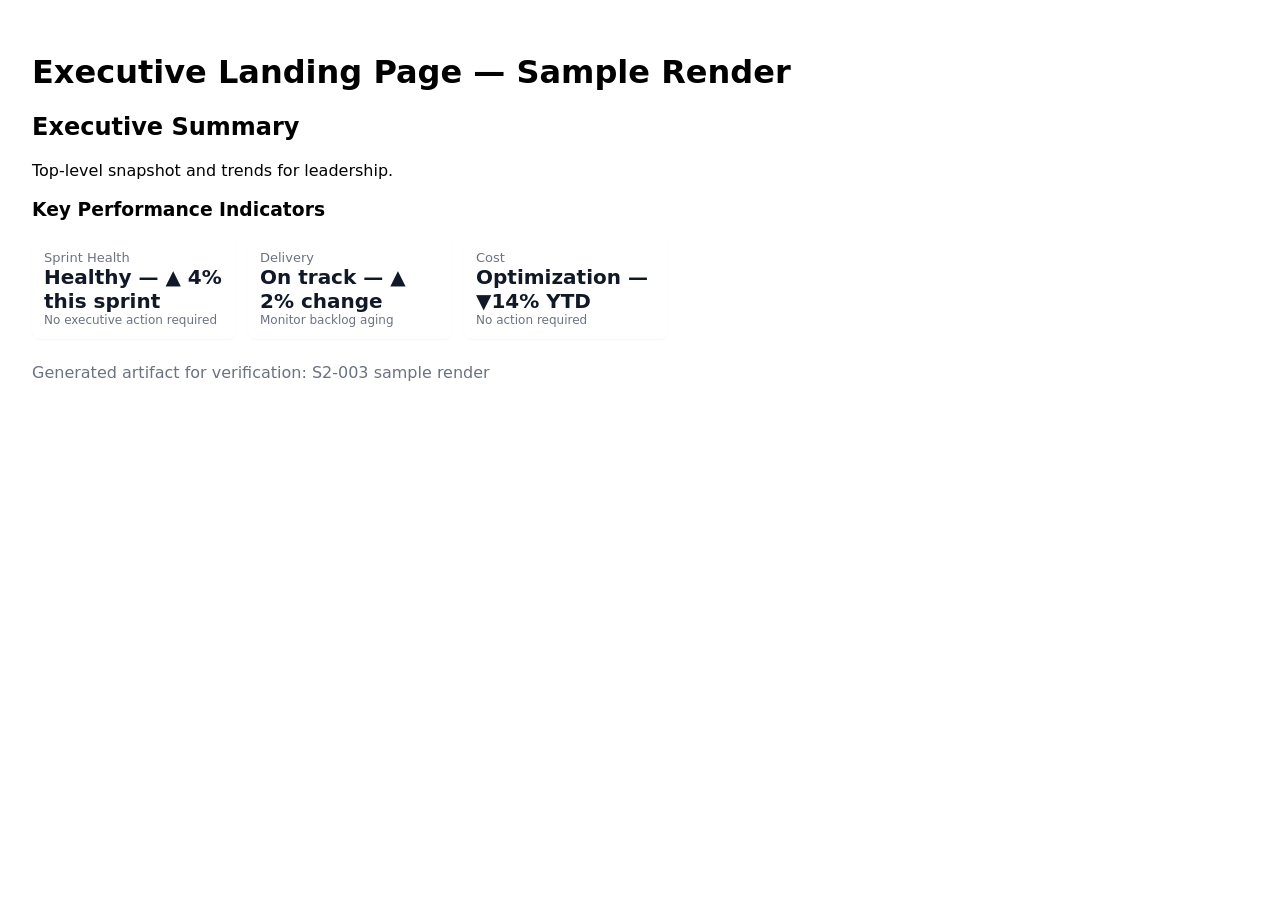
<file: dashboard-gallery/verification/artifacts/s2-003-sample-render.html>
<!-- Sample DOM snippet showing expected Executive Landing Page structure for S2-003 verification -->
<!doctype html>
<html lang="en">
<head>
  <meta charset="utf-8">
  <title>Executive Landing Page - Sample Render</title>
  <meta name="viewport" content="width=device-width,initial-scale=1">
  <style>
    body { font-family: system-ui, -apple-system, 'Segoe UI', Roboto, Arial; padding:24px; }
    .kpi-grid { display:flex; gap:12px; }
    .kpi-card { border-radius:8px; padding:12px; background:#fff; box-shadow:0 1px 2px rgba(0,0,0,0.04); width:180px }
    .kpi-title { font-size:13px; color:#6b7280 }
    .kpi-value { font-size:20px; font-weight:600; color:#111827 }
    .kpi-meta { font-size:12px; color:#6b7280 }
  </style>
</head>
<body>
  <h1>Executive Landing Page — Sample Render</h1>

  <section id="executive-summary">
    <h2>Executive Summary</h2>
    <p class="muted">Top-level snapshot and trends for leadership.</p>
  </section>

  <section aria-labelledby="kpis-heading">
    <h3 id="kpis-heading">Key Performance Indicators</h3>
    <div class="kpi-grid">
      <div class="kpi-card" role="group" aria-label="Sprint Health">
        <div class="kpi-title">Sprint Health</div>
        <div class="kpi-value">Healthy — ▲ 4% this sprint</div>
        <div class="kpi-meta">No executive action required</div>
      </div>

      <div class="kpi-card" role="group" aria-label="Delivery">
        <div class="kpi-title">Delivery</div>
        <div class="kpi-value">On track — ▲ 2% change</div>
        <div class="kpi-meta">Monitor backlog aging</div>
      </div>

      <div class="kpi-card" role="group" aria-label="Cost">
        <div class="kpi-title">Cost</div>
        <div class="kpi-value">Optimization — ▼14% YTD</div>
        <div class="kpi-meta">No action required</div>
      </div>
    </div>
  </section>

  <footer style="margin-top:24px;color:#6b7280">Generated artifact for verification: S2-003 sample render</footer>
</body>
</html>
</file>
